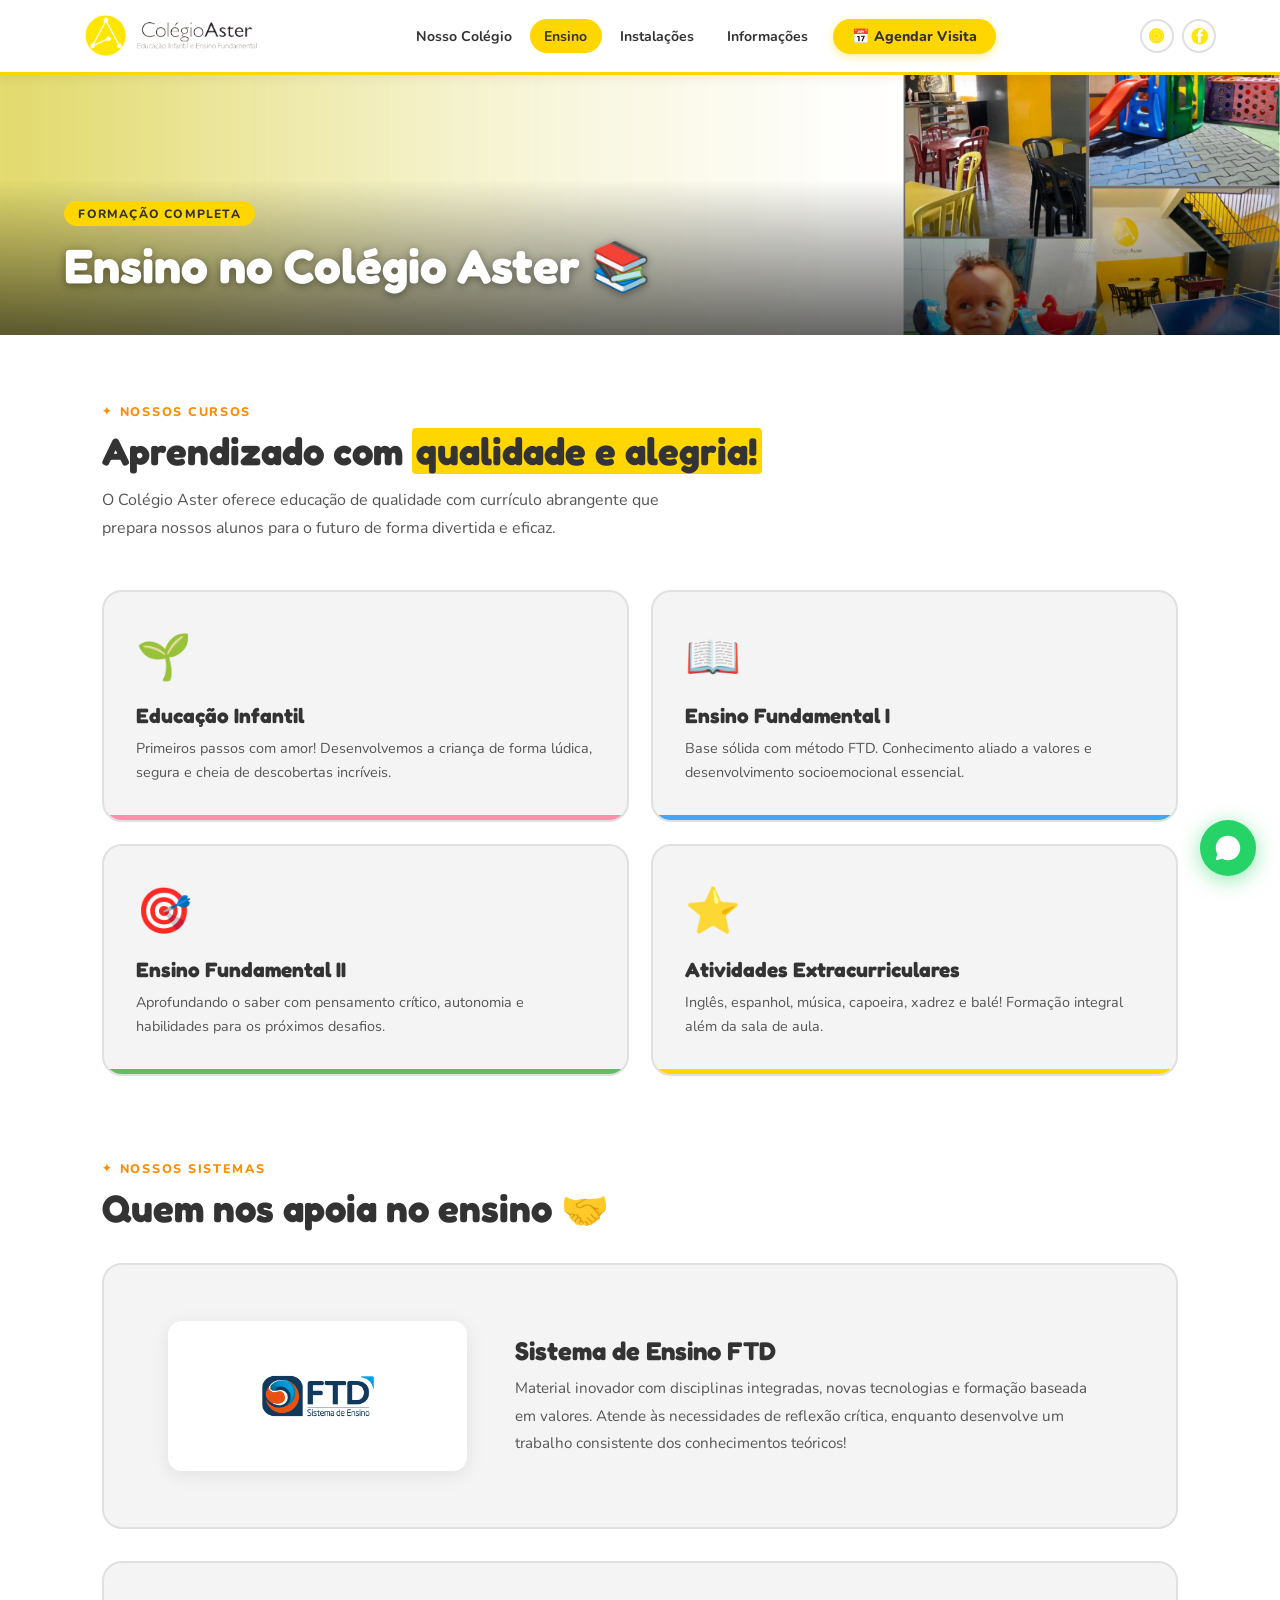
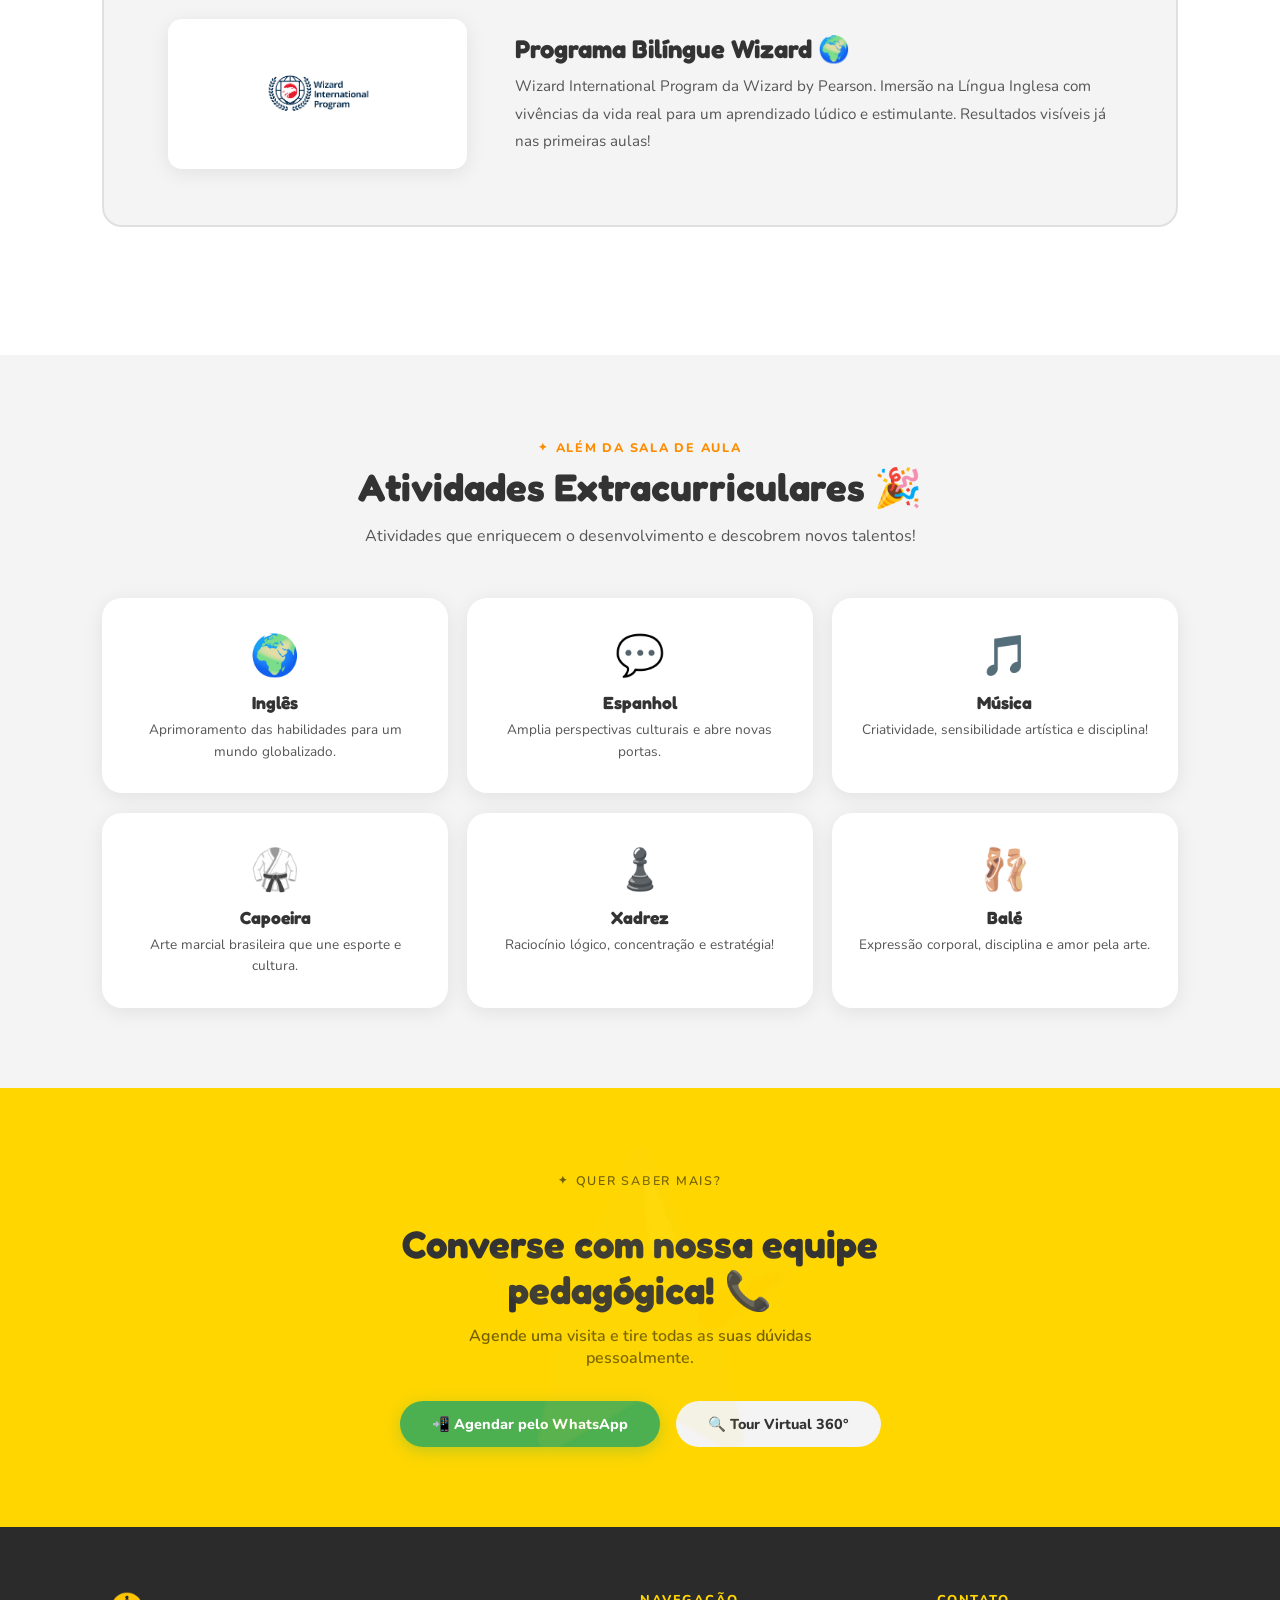
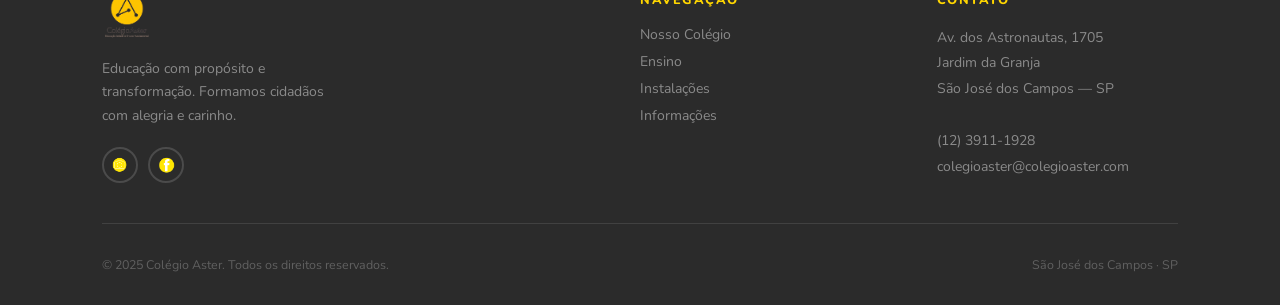
<file: ensino.html>
<!DOCTYPE html>
<html lang="pt-BR">
<head>
<meta charset="UTF-8">
<meta name="viewport" content="width=device-width, initial-scale=1.0">
<link rel="preconnect" href="https://fonts.googleapis.com">
<link href="https://fonts.googleapis.com/css2?family=Nunito:wght@400;600;700;800;900&family=Fredoka+One&display=swap" rel="stylesheet">
<title>Ensino — Colégio Aster</title>
<link rel="shortcut icon" href="icoaster.ico" type="image/x-icon">
<style>
:root{--am:#FFD600;--am2:#F0C000;--am3:#FFF8CC;--cin:#F4F4F4;--cin2:#E0E0E0;--cin3:#555;--vd:#4CAF50;--la:#FF8C00;--s1:0 4px 20px rgba(0,0,0,.08);--s2:0 8px 32px rgba(0,0,0,.12)}
*,*::before,*::after{box-sizing:border-box;margin:0;padding:0}html{scroll-behavior:smooth}body{font-family:"Nunito",sans-serif;background:#fff;color:#333;overflow-x:hidden}img{display:block;max-width:100%}a{text-decoration:none;color:inherit}ul{list-style:none}
.site-header{position:sticky;top:0;z-index:200;background:#fff;border-bottom:3px solid var(--am);box-shadow:0 2px 12px rgba(0,0,0,.07)}.site-nav{display:flex;align-items:center;justify-content:space-between;padding:0 5vw;height:72px}.nav-logo img{height:52px;width:auto}.nav-links{display:flex;align-items:center;gap:.25rem}.nav-links a{font-family:"Nunito",sans-serif;font-weight:700;font-size:.88rem;color:#333;padding:.45rem .9rem;border-radius:50px;transition:background .2s,color .2s;white-space:nowrap}.nav-links a:hover,.nav-links a.active{background:var(--am);color:#333}.nav-cta{background:var(--am)!important;color:#333!important;font-weight:800!important;padding:.5rem 1.2rem!important;border-radius:50px!important;box-shadow:0 3px 10px rgba(255,214,0,.4);margin-left:.4rem}.nav-cta:hover{background:var(--am2)!important}.nav-socials{display:flex;gap:.5rem;margin-left:.5rem}.nav-socials a{width:34px;height:34px;border:2px solid var(--cin2);border-radius:50%;display:flex;align-items:center;justify-content:center;flex-shrink:0;transition:border-color .2s}.nav-socials a img{width:20px;height:20px;object-fit:contain}.nav-socials a:hover{border-color:var(--am);background:var(--am3)}.nav-toggle{display:none;flex-direction:column;gap:5px;background:none;border:none;cursor:pointer;padding:4px}.nav-toggle span{display:block;width:24px;height:3px;background:#333;border-radius:3px}
.btn{display:inline-flex;align-items:center;gap:.5rem;font-family:"Nunito",sans-serif;font-weight:800;font-size:.9rem;text-decoration:none;padding:.8rem 2rem;border-radius:50px;border:none;cursor:pointer;transition:transform .2s,box-shadow .2s,background .2s}.btn:hover{transform:translateY(-2px)}.btn-yellow{background:var(--am);color:#333;box-shadow:0 4px 16px rgba(255,214,0,.4)}.btn-yellow:hover{background:var(--am2)}.btn-green{background:var(--vd);color:#fff;box-shadow:0 4px 16px rgba(76,175,80,.35)}.btn-green:hover{background:#43A047}.btn-gray{background:var(--cin);color:#333}.btn-white{background:#fff;color:#333;box-shadow:var(--s1)}.btn-dark{background:#333;color:#fff}
.page-hero{position:relative;overflow:hidden;width:100%;min-height:260px;display:flex;align-items:flex-end}.page-hero img.hero-bg-img{position:absolute;inset:0;width:100%;height:100%;object-fit:cover}.page-hero-overlay{position:absolute;inset:0;background:linear-gradient(to top,rgba(0,0,0,.6) 0%,transparent 60%)}.page-hero-content{position:relative;z-index:2;padding:2.5rem 5vw}.page-hero-content h1{font-family:"Fredoka One",cursive;font-size:clamp(2rem,4vw,3rem);color:#fff;text-shadow:0 2px 8px rgba(0,0,0,.4)}.page-hero-badge{display:inline-block;background:var(--am);color:#333;font-size:.75rem;font-weight:800;letter-spacing:.1em;text-transform:uppercase;padding:.3rem .9rem;border-radius:50px;margin-bottom:.6rem}
.sec-label{display:inline-flex;align-items:center;gap:.4rem;font-size:.78rem;font-weight:800;letter-spacing:.14em;text-transform:uppercase;color:var(--la);margin-bottom:.5rem}.sec-label::before{content:"✦";font-size:.7rem}.sec-title{font-family:"Fredoka One",cursive;font-size:clamp(1.8rem,3vw,2.8rem);color:#333;line-height:1.2;margin-bottom:.75rem}.sec-desc{font-size:1rem;line-height:1.75;color:#555;max-width:580px}.stripe{display:inline;background:var(--am);padding:0 4px;border-radius:4px}
.aside-cta{background:var(--am);padding:5rem 8vw;text-align:center;position:relative;overflow:hidden}.aside-cta::before{content:"⭐";font-size:18rem;position:absolute;top:50%;left:50%;transform:translate(-50%,-50%);opacity:.07;pointer-events:none}.aside-cta .sec-title{color:#333;margin:0 auto .75rem;max-width:500px}.aside-cta p{color:rgba(0,0,0,.55);margin:0 auto 2rem;max-width:400px;font-weight:600}.cta-acts{display:flex;gap:1rem;justify-content:center;flex-wrap:wrap}
.site-footer{background:#2B2B2B;padding:4rem 8vw 2rem}.footer-grid{display:grid;grid-template-columns:2fr 1fr 1fr;gap:3.5rem;padding-bottom:2.5rem;border-bottom:1px solid rgba(255,255,255,.1);margin-bottom:2rem}.footer-logo img{height:50px;width:auto;margin-bottom:1rem}.footer-tagline{font-size:.875rem;line-height:1.7;color:rgba(255,255,255,.45);max-width:240px}.fsocs{display:flex;gap:.6rem;margin-top:1.2rem}.fsocs a{width:36px;height:36px;border:2px solid rgba(255,255,255,.15);border-radius:50%;display:flex;align-items:center;justify-content:center;transition:border-color .2s}.fsocs a img{width:18px;height:18px;object-fit:contain}.fsocs a:hover{border-color:var(--am)}.fct{font-size:.8rem;font-weight:800;letter-spacing:.12em;text-transform:uppercase;color:var(--am);margin-bottom:1rem}.fnl{display:flex;flex-direction:column;gap:.5rem}.fnl a{color:rgba(255,255,255,.45);font-size:.875rem;transition:color .2s}.fnl a:hover{color:#fff}.fadd{font-size:.875rem;line-height:1.85;color:rgba(255,255,255,.45);font-style:normal}.fadd a{color:rgba(255,255,255,.45);transition:color .2s}.fadd a:hover{color:#fff}.fbot{display:flex;justify-content:space-between;align-items:center;flex-wrap:wrap;gap:.5rem}.fcpy{font-size:.78rem;color:rgba(255,255,255,.25)}
.wa-float{position:fixed;bottom:1.5rem;right:1.5rem;z-index:300;width:56px;height:56px;background:#25D366;border-radius:50%;display:flex;align-items:center;justify-content:center;box-shadow:0 4px 20px rgba(37,211,102,.5);transition:transform .25s;text-decoration:none}.wa-float:hover{transform:scale(1.1)}
@media(max-width:900px){.nav-links{display:none}.nav-socials{display:none}.nav-toggle{display:flex}.footer-grid{grid-template-columns:1fr;gap:2rem}}
.nav-links.open{display:flex;flex-direction:column;position:fixed;top:72px;left:0;right:0;background:#fff;padding:1.5rem 5vw 2rem;gap:.3rem;border-top:3px solid var(--am);box-shadow:0 8px 24px rgba(0,0,0,.1);z-index:199}.nav-links.open a{padding:.7rem 1rem;font-size:1rem}
.body-wrap{padding:4rem 8vw 6rem}
.cursos-grid{display:grid;grid-template-columns:repeat(2,1fr);gap:1.4rem;margin-top:3rem;margin-bottom:5rem}
.curso-card{background:var(--cin);border-radius:20px;padding:2.2rem 2rem;border:2px solid var(--cin2);transition:border-color .25s,transform .25s,box-shadow .25s;position:relative;overflow:hidden}
.curso-card::after{content:"";position:absolute;bottom:0;left:0;right:0;height:5px;border-radius:0 0 20px 20px}
.curso-card.c1::after{background:#FF8FAB}.curso-card.c2::after{background:#42A5F5}.curso-card.c3::after{background:#66BB6A}.curso-card.c4::after{background:var(--am)}
.curso-card:hover{border-color:var(--am);transform:translateY(-4px);box-shadow:var(--s2)}
.ci{font-size:2.8rem;margin-bottom:.9rem;display:block}.ct{font-family:"Fredoka One",cursive;font-size:1.3rem;color:#333;margin-bottom:.5rem}.cd{font-size:.9rem;line-height:1.7;color:#555}
.sis-card{background:var(--cin);border-radius:20px;display:grid;grid-template-columns:1fr 2fr;gap:3rem;align-items:center;padding:3.5rem 4rem;margin-bottom:2rem;border:2px solid var(--cin2);transition:border-color .25s}
.sis-card:hover{border-color:var(--am)}.sis-logo{display:flex;align-items:center;justify-content:center;background:#fff;border-radius:14px;padding:2rem;box-shadow:var(--s1);min-height:150px}.sis-logo img{max-width:140px;max-height:80px;object-fit:contain}
.sis-text h3{font-family:"Fredoka One",cursive;font-size:1.6rem;color:#333;margin-bottom:.6rem}.sis-text p{font-size:.95rem;line-height:1.8;color:#555}
.extra-sec{padding:5rem 8vw;background:var(--cin)}
.extra-grid{display:grid;grid-template-columns:repeat(3,1fr);gap:1.2rem;margin-top:3rem}
.ext-card{background:#fff;border-radius:20px;padding:1.8rem 1.5rem;text-align:center;box-shadow:var(--s1);border:2px solid transparent;transition:border-color .25s,transform .25s}
.ext-card:hover{border-color:var(--am);transform:translateY(-4px)}
.ee{font-size:2.5rem;margin-bottom:.6rem;display:block}.en2{font-family:"Fredoka One",cursive;font-size:1.1rem;color:#333;margin-bottom:.35rem}.ed{font-size:.85rem;line-height:1.6;color:#555}
@media(max-width:900px){.cursos-grid{grid-template-columns:1fr}.sis-card{grid-template-columns:1fr;gap:1.5rem;padding:2rem}.extra-grid{grid-template-columns:1fr 1fr}}
@media(max-width:540px){.extra-grid{grid-template-columns:1fr}}
</style>
</head>
<body>
<header class="site-header">
  <nav class="site-nav">
    <a href="index.html" class="nav-logo"><img src="imagens/logo png.png" alt="Colégio Aster"></a>
    <div class="nav-links" id="navLinks">
      <a href="nossocolegio.html">Nosso Colégio</a>
      <a href="ensino.html" class="active">Ensino</a>
      <a href="instalacoes.html">Instalações</a>
      <a href="informacoes.html">Informações</a>
      <a href="https://wa.me/5512981583327" class="nav-cta">📅 Agendar Visita</a>
    </div>
    <div class="nav-socials">
      <a href="https://www.instagram.com/colegioaster/" target="_blank"><img src="imagens/instalogo.png" alt="Instagram"></a>
      <a href="https://www.facebook.com/colegioaster/" target="_blank"><img src="imagens/facelogo.png" alt="Facebook"></a>
    </div>
    <button class="nav-toggle" id="navToggle"><span></span><span></span><span></span></button>
  </nav>
</header>
<div class="page-hero">
  <img src="imagens/atividadeextra (2).png" alt="Ensino" class="hero-bg-img">
  <div class="page-hero-overlay"></div>
  <div class="page-hero-content"><div class="page-hero-badge">Formação Completa</div><h1>Ensino no Colégio Aster 📚</h1></div>
</div>
<main>
  <div class="body-wrap">
    <p class="sec-label">Nossos cursos</p>
    <h2 class="sec-title">Aprendizado com <span class="stripe">qualidade e alegria!</span></h2>
    <p class="sec-desc">O Colégio Aster oferece educação de qualidade com currículo abrangente que prepara nossos alunos para o futuro de forma divertida e eficaz.</p>
    <div class="cursos-grid">
      <div class="curso-card c1"><span class="ci">🌱</span><h3 class="ct">Educação Infantil</h3><p class="cd">Primeiros passos com amor! Desenvolvemos a criança de forma lúdica, segura e cheia de descobertas incríveis.</p></div>
      <div class="curso-card c2"><span class="ci">📖</span><h3 class="ct">Ensino Fundamental I</h3><p class="cd">Base sólida com método FTD. Conhecimento aliado a valores e desenvolvimento socioemocional essencial.</p></div>
      <div class="curso-card c3"><span class="ci">🎯</span><h3 class="ct">Ensino Fundamental II</h3><p class="cd">Aprofundando o saber com pensamento crítico, autonomia e habilidades para os próximos desafios.</p></div>
      <div class="curso-card c4"><span class="ci">⭐</span><h3 class="ct">Atividades Extracurriculares</h3><p class="cd">Inglês, espanhol, música, capoeira, xadrez e balé! Formação integral além da sala de aula.</p></div>
    </div>
    <p class="sec-label">Nossos sistemas</p>
    <h2 class="sec-title" style="margin-bottom:2rem">Quem nos apoia no ensino 🤝</h2>
    <div class="sis-card">
      <div class="sis-logo"><img src="imagens/logoftdsistemaensino.png" alt="FTD"></div>
      <div class="sis-text"><h3>Sistema de Ensino FTD</h3><p>Material inovador com disciplinas integradas, novas tecnologias e formação baseada em valores. Atende às necessidades de reflexão crítica, enquanto desenvolve um trabalho consistente dos conhecimentos teóricos!</p></div>
    </div>
    <div class="sis-card">
      <div class="sis-logo"><img src="imagens/wizard-logo.png" alt="Wizard"></div>
      <div class="sis-text"><h3>Programa Bilíngue Wizard 🌍</h3><p>Wizard International Program da Wizard by Pearson. Imersão na Língua Inglesa com vivências da vida real para um aprendizado lúdico e estimulante. Resultados visíveis já nas primeiras aulas!</p></div>
    </div>
  </div>
  <div class="extra-sec">
    <div style="text-align:center">
      <p class="sec-label" style="justify-content:center">Além da sala de aula</p>
      <h2 class="sec-title">Atividades Extracurriculares 🎉</h2>
      <p class="sec-desc" style="margin:0 auto">Atividades que enriquecem o desenvolvimento e descobrem novos talentos!</p>
    </div>
    <div class="extra-grid">
      <div class="ext-card"><span class="ee">🌍</span><h4 class="en2">Inglês</h4><p class="ed">Aprimoramento das habilidades para um mundo globalizado.</p></div>
      <div class="ext-card"><span class="ee">💬</span><h4 class="en2">Espanhol</h4><p class="ed">Amplia perspectivas culturais e abre novas portas.</p></div>
      <div class="ext-card"><span class="ee">🎵</span><h4 class="en2">Música</h4><p class="ed">Criatividade, sensibilidade artística e disciplina!</p></div>
      <div class="ext-card"><span class="ee">🥋</span><h4 class="en2">Capoeira</h4><p class="ed">Arte marcial brasileira que une esporte e cultura.</p></div>
      <div class="ext-card"><span class="ee">♟️</span><h4 class="en2">Xadrez</h4><p class="ed">Raciocínio lógico, concentração e estratégia!</p></div>
      <div class="ext-card"><span class="ee">🩰</span><h4 class="en2">Balé</h4><p class="ed">Expressão corporal, disciplina e amor pela arte.</p></div>
    </div>
  </div>
</main>
<aside class="aside-cta">
  <p class="sec-label" style="justify-content:center">Quer saber mais?</p>
  <h2 class="sec-title">Converse com nossa equipe pedagógica! 📞</h2>
  <p>Agende uma visita e tire todas as suas dúvidas pessoalmente.</p>
  <div class="cta-acts"><a href="https://wa.me/5512981583327" class="btn btn-green">📲 Agendar pelo WhatsApp</a><a href="https://tourmkr.com/F16bIq9imF/34188138p&16.07h&76.15t" class="btn btn-gray" target="_blank">🔍 Tour Virtual 360°</a></div>
</aside>
<footer class="site-footer">
  <div class="footer-grid">
    <div>
      <div class="footer-logo"><img src="imagens/logo transparente.png" alt="Colégio Aster"></div>
      <p class="footer-tagline">Educação com propósito e transformação. Formamos cidadãos com alegria e carinho.</p>
      <div class="fsocs">
        <a href="https://www.instagram.com/colegioaster/" target="_blank"><img src="imagens/instalogo.png" alt="Instagram"></a>
        <a href="https://www.facebook.com/colegioaster/" target="_blank"><img src="imagens/facelogo.png" alt="Facebook"></a>
      </div>
    </div>
    <div><p class="fct">Navegação</p><div class="fnl"><a href="nossocolegio.html">Nosso Colégio</a><a href="ensino.html">Ensino</a><a href="instalacoes.html">Instalações</a><a href="informacoes.html">Informações</a></div></div>
    <div><p class="fct">Contato</p><address class="fadd">Av. dos Astronautas, 1705<br>Jardim da Granja<br>São José dos Campos — SP<br><br><a href="tel:1239111928">(12) 3911-1928</a><br><a href="mailto:colegioaster@colegioaster.com">colegioaster@colegioaster.com</a></address></div>
  </div>
  <div class="fbot"><p class="fcpy">© 2025 Colégio Aster. Todos os direitos reservados.</p><p class="fcpy">São José dos Campos · SP</p></div>
</footer>
<a class="wa-float" href="https://wa.me/5512981583327" target="_blank" aria-label="WhatsApp"><svg width="28" height="28" viewBox="0 0 32 32" fill="white"><path d="M16 2C8.27 2 2 8.27 2 16c0 2.44.66 4.74 1.8 6.73L2 30l7.5-1.77A13.92 13.92 0 0016 30c7.73 0 14-6.27 14-14S23.73 2 16 2zm6.29 18.87c-.34-.17-2.02-1-2.33-1.11-.31-.11-.54-.17-.76.17-.23.34-.87 1.1-1.06 1.33-.2.22-.39.25-.73.08-.34-.17-1.44-.53-2.74-1.69-1.01-.9-1.7-2.02-1.9-2.36-.2-.34-.02-.52.15-.69.15-.15.34-.39.51-.59.17-.2.22-.34.34-.57.11-.22.06-.42-.03-.59-.08-.17-.76-1.83-1.04-2.51-.27-.66-.55-.57-.76-.58h-.65c-.22 0-.57.08-.87.42-.3.34-1.14 1.11-1.14 2.72s1.17 3.15 1.33 3.37c.17.22 2.3 3.5 5.57 4.91.78.34 1.38.54 1.85.69.78.25 1.48.21 2.04.13.62-.09 1.9-.78 2.17-1.53.27-.75.27-1.4.19-1.53-.08-.14-.3-.22-.64-.39z"/></svg></a>
<script>document.getElementById("navToggle").addEventListener("click",()=>document.getElementById("navLinks").classList.toggle("open"));</script>
</body></html>
</file>
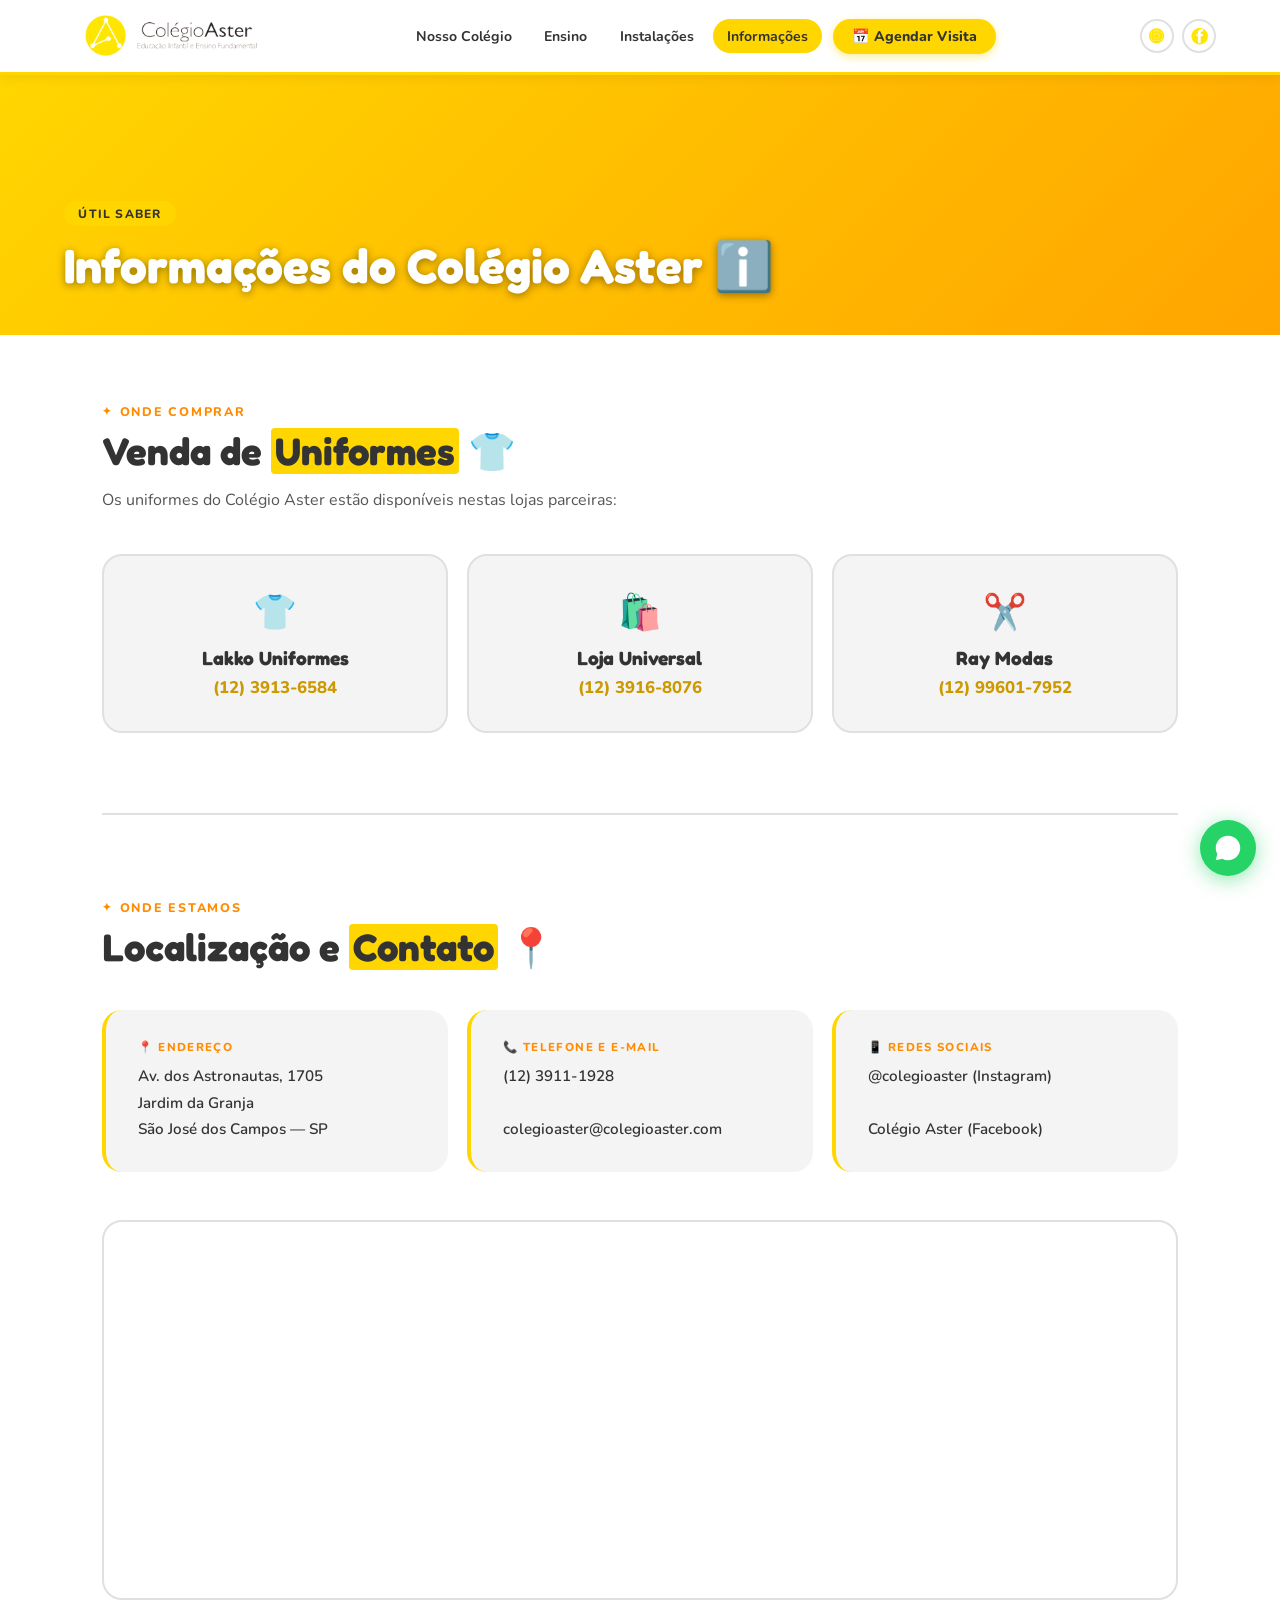
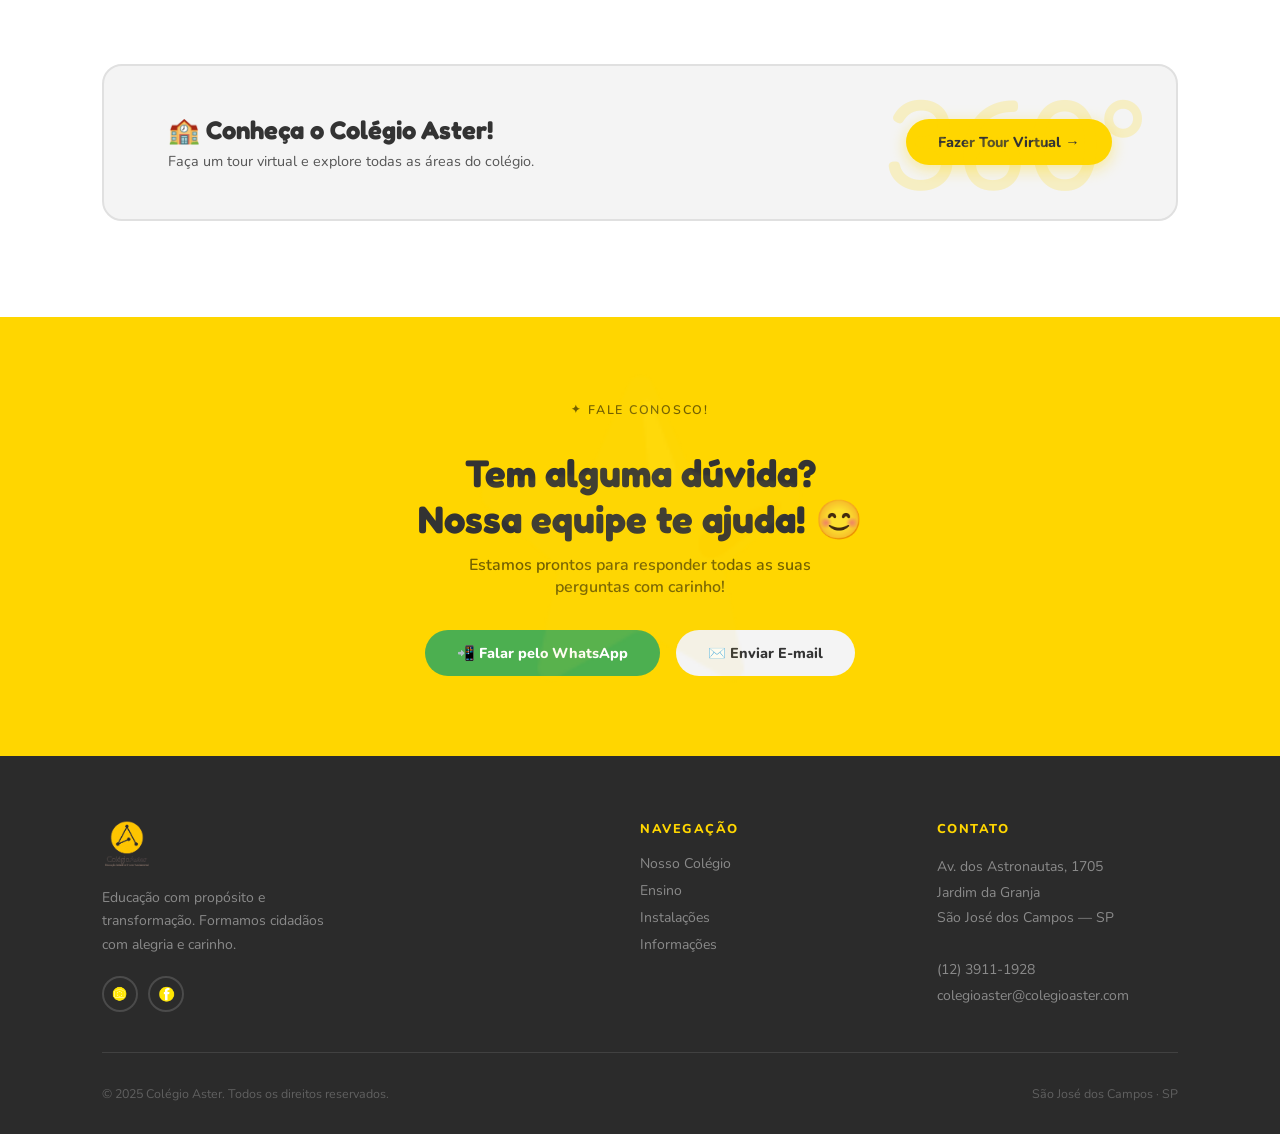
<file: informacoes.html>
<!DOCTYPE html>
<html lang="pt-BR">
<head>
<meta charset="UTF-8">
<meta name="viewport" content="width=device-width, initial-scale=1.0">
<title>Informações — Colégio Aster</title>
<link rel="shortcut icon" href="icoaster.ico" type="image/x-icon">
<link rel="preconnect" href="https://fonts.googleapis.com">
<link href="https://fonts.googleapis.com/css2?family=Nunito:wght@400;600;700;800;900&family=Fredoka+One&display=swap" rel="stylesheet">
<style>
:root{--am:#FFD600;--am2:#F0C000;--am3:#FFF8CC;--cin:#F4F4F4;--cin2:#E0E0E0;--cin3:#555;--vd:#4CAF50;--la:#FF8C00;--s1:0 4px 20px rgba(0,0,0,.08);--s2:0 8px 32px rgba(0,0,0,.12)}
*,*::before,*::after{box-sizing:border-box;margin:0;padding:0}html{scroll-behavior:smooth}body{font-family:"Nunito",sans-serif;background:#fff;color:#333;overflow-x:hidden}img{display:block;max-width:100%}a{text-decoration:none;color:inherit}ul{list-style:none}
.site-header{position:sticky;top:0;z-index:200;background:#fff;border-bottom:3px solid var(--am);box-shadow:0 2px 12px rgba(0,0,0,.07)}.site-nav{display:flex;align-items:center;justify-content:space-between;padding:0 5vw;height:72px}.nav-logo img{height:52px;width:auto}.nav-links{display:flex;align-items:center;gap:.25rem}.nav-links a{font-family:"Nunito",sans-serif;font-weight:700;font-size:.88rem;color:#333;padding:.45rem .9rem;border-radius:50px;transition:background .2s,color .2s;white-space:nowrap}.nav-links a:hover,.nav-links a.active{background:var(--am);color:#333}.nav-cta{background:var(--am)!important;color:#333!important;font-weight:800!important;padding:.5rem 1.2rem!important;border-radius:50px!important;box-shadow:0 3px 10px rgba(255,214,0,.4);margin-left:.4rem}.nav-socials{display:flex;gap:.5rem;margin-left:.5rem}.nav-socials a{width:34px;height:34px;border:2px solid var(--cin2);border-radius:50%;display:flex;align-items:center;justify-content:center;flex-shrink:0;transition:border-color .2s}.nav-socials a img{width:20px;height:20px;object-fit:contain}.nav-socials a:hover{border-color:var(--am);background:var(--am3)}.nav-toggle{display:none;flex-direction:column;gap:5px;background:none;border:none;cursor:pointer;padding:4px}.nav-toggle span{display:block;width:24px;height:3px;background:#333;border-radius:3px}
.btn{display:inline-flex;align-items:center;gap:.5rem;font-family:"Nunito",sans-serif;font-weight:800;font-size:.9rem;text-decoration:none;padding:.8rem 2rem;border-radius:50px;border:none;cursor:pointer;transition:transform .2s,background .2s}.btn:hover{transform:translateY(-2px)}.btn-yellow{background:var(--am);color:#333;box-shadow:0 4px 16px rgba(255,214,0,.4)}.btn-yellow:hover{background:var(--am2)}.btn-green{background:var(--vd);color:#fff}.btn-green:hover{background:#43A047}.btn-gray{background:var(--cin);color:#333}
.page-hero{position:relative;overflow:hidden;width:100%;min-height:260px;display:flex;align-items:flex-end}.page-hero img.hero-bg-img{position:absolute;inset:0;width:100%;height:100%;object-fit:cover}.page-hero-overlay{position:absolute;inset:0;background:linear-gradient(to top,rgba(0,0,0,.6) 0%,transparent 60%)}.page-hero-content{position:relative;z-index:2;padding:2.5rem 5vw}.page-hero-content h1{font-family:"Fredoka One",cursive;font-size:clamp(2rem,4vw,3rem);color:#fff;text-shadow:0 2px 8px rgba(0,0,0,.4)}.page-hero-badge{display:inline-block;background:var(--am);color:#333;font-size:.75rem;font-weight:800;letter-spacing:.1em;text-transform:uppercase;padding:.3rem .9rem;border-radius:50px;margin-bottom:.6rem}
.sec-label{display:inline-flex;align-items:center;gap:.4rem;font-size:.78rem;font-weight:800;letter-spacing:.14em;text-transform:uppercase;color:var(--la);margin-bottom:.5rem}.sec-label::before{content:"✦";font-size:.7rem}.sec-title{font-family:"Fredoka One",cursive;font-size:clamp(1.8rem,3vw,2.8rem);color:#333;line-height:1.2;margin-bottom:.75rem}.sec-desc{font-size:1rem;line-height:1.75;color:#555;max-width:580px}.stripe{display:inline;background:var(--am);padding:0 4px;border-radius:4px}
.aside-cta{background:var(--am);padding:5rem 8vw;text-align:center;position:relative;overflow:hidden}.aside-cta::before{content:"⭐";font-size:18rem;position:absolute;top:50%;left:50%;transform:translate(-50%,-50%);opacity:.07;pointer-events:none}.aside-cta .sec-title{color:#333;margin:0 auto .75rem;max-width:500px}.aside-cta p{color:rgba(0,0,0,.55);margin:0 auto 2rem;max-width:400px;font-weight:600}.cta-acts{display:flex;gap:1rem;justify-content:center;flex-wrap:wrap}
.site-footer{background:#2B2B2B;padding:4rem 8vw 2rem}.footer-grid{display:grid;grid-template-columns:2fr 1fr 1fr;gap:3.5rem;padding-bottom:2.5rem;border-bottom:1px solid rgba(255,255,255,.1);margin-bottom:2rem}.footer-logo img{height:50px;width:auto;margin-bottom:1rem}.footer-tagline{font-size:.875rem;line-height:1.7;color:rgba(255,255,255,.45);max-width:240px}.fsocs{display:flex;gap:.6rem;margin-top:1.2rem}.fsocs a{width:36px;height:36px;border:2px solid rgba(255,255,255,.15);border-radius:50%;display:flex;align-items:center;justify-content:center;transition:border-color .2s}.fsocs a img{width:18px;height:18px;object-fit:contain}.fsocs a:hover{border-color:var(--am)}.fct{font-size:.8rem;font-weight:800;letter-spacing:.12em;text-transform:uppercase;color:var(--am);margin-bottom:1rem}.fnl{display:flex;flex-direction:column;gap:.5rem}.fnl a{color:rgba(255,255,255,.45);font-size:.875rem;transition:color .2s}.fnl a:hover{color:#fff}.fadd{font-size:.875rem;line-height:1.85;color:rgba(255,255,255,.45);font-style:normal}.fadd a{color:rgba(255,255,255,.45)}.fadd a:hover{color:#fff}.fbot{display:flex;justify-content:space-between;align-items:center;flex-wrap:wrap;gap:.5rem}.fcpy{font-size:.78rem;color:rgba(255,255,255,.25)}
.wa-float{position:fixed;bottom:1.5rem;right:1.5rem;z-index:300;width:56px;height:56px;background:#25D366;border-radius:50%;display:flex;align-items:center;justify-content:center;box-shadow:0 4px 20px rgba(37,211,102,.5);transition:transform .25s;text-decoration:none}.wa-float:hover{transform:scale(1.1)}
/* INFO SPECIFIC */
.info-body{padding:4rem 8vw 6rem}
.unif-grid{display:grid;grid-template-columns:repeat(3,1fr);gap:1.2rem;margin-top:2.5rem}
.unif-card{background:var(--cin);border-radius:20px;padding:2rem;border:2px solid var(--cin2);transition:border-color .25s,transform .25s;text-align:center}
.unif-card:hover{border-color:var(--am);transform:translateY(-3px)}
.ui{font-size:2.2rem;margin-bottom:.6rem;display:block}
.un{font-family:"Fredoka One",cursive;font-size:1.2rem;color:#333;margin-bottom:.4rem}
.up a{color:#CC9900;font-weight:800;font-size:1.05rem}
.up a:hover{color:var(--am2)}
.cont-sec{margin-top:5rem;padding-top:5rem;border-top:2px solid var(--cin2)}
.cont-grid{display:grid;grid-template-columns:repeat(3,1fr);gap:1.2rem;margin-top:2.5rem;margin-bottom:3rem}
.cont-card{background:var(--cin);border-radius:20px;padding:1.8rem 2rem;border-left:4px solid var(--am)}
.clbl{font-size:.72rem;font-weight:800;letter-spacing:.12em;text-transform:uppercase;color:var(--la);margin-bottom:.5rem}
.cval{font-size:.95rem;line-height:1.75;color:#333;font-weight:600}
.cval a{color:#333;transition:color .2s}
.cval a:hover{color:#CC9900}
.map-frame{width:100%;height:380px;border-radius:20px;overflow:hidden;border:2px solid var(--cin2)}
.map-frame iframe{width:100%;height:100%;border:none;display:block}
.tour-banner{background:var(--cin);border-radius:20px;padding:3rem 4rem;display:flex;align-items:center;justify-content:space-between;gap:2rem;flex-wrap:wrap;margin-top:4rem;border:2px solid var(--cin2);position:relative;overflow:hidden}
.tour-banner::before{content:"360°";font-family:"Fredoka One",cursive;font-size:8rem;color:rgba(255,214,0,.2);position:absolute;right:2rem;top:50%;transform:translateY(-50%);pointer-events:none;line-height:1}
.tour-banner h2{font-family:"Fredoka One",cursive;font-size:1.6rem;color:#333;margin-bottom:.4rem}
.tour-banner p{color:#555;font-size:.9rem}
@media(max-width:900px){.nav-links{display:none}.nav-socials{display:none}.nav-toggle{display:flex}.footer-grid{grid-template-columns:1fr;gap:2rem}.unif-grid{grid-template-columns:1fr}.cont-grid{grid-template-columns:1fr}.tour-banner{flex-direction:column;text-align:center;padding:2rem}}
.nav-links.open{display:flex;flex-direction:column;position:fixed;top:72px;left:0;right:0;background:#fff;padding:1.5rem 5vw 2rem;gap:.3rem;border-top:3px solid var(--am);box-shadow:0 8px 24px rgba(0,0,0,.1);z-index:199}.nav-links.open a{padding:.7rem 1rem;font-size:1rem}
</style>
</head>
<body>
<header class="site-header">
  <nav class="site-nav">
    <a href="index.html" class="nav-logo"><img src="imagens/logo png.png" alt="Colégio Aster"></a>
    <div class="nav-links" id="navLinks">
      <a href="nossocolegio.html">Nosso Colégio</a>
      <a href="ensino.html">Ensino</a>
      <a href="instalacoes.html">Instalações</a>
      <a href="informacoes.html" class="active">Informações</a>
      <a href="https://wa.me/5512981583327" class="nav-cta">📅 Agendar Visita</a>
    </div>
    <div class="nav-socials">
      <a href="https://www.instagram.com/colegioaster/" target="_blank"><img src="imagens/instalogo.png" alt="Instagram"></a>
      <a href="https://www.facebook.com/colegioaster/" target="_blank"><img src="imagens/facelogo.png" alt="Facebook"></a>
    </div>
    <button class="nav-toggle" id="navToggle"><span></span><span></span><span></span></button>
  </nav>
</header>

<div class="page-hero" style="background:linear-gradient(135deg,#FFD600 0%,#FFA500 100%);min-height:260px">
  <div class="page-hero-content">
    <div class="page-hero-badge">Útil saber</div>
    <h1>Informações do Colégio Aster ℹ️</h1>
  </div>
</div>

<main>
  <div class="info-body">
    <p class="sec-label">Onde comprar</p>
    <h2 class="sec-title">Venda de <span class="stripe">Uniformes</span> 👕</h2>
    <p class="sec-desc">Os uniformes do Colégio Aster estão disponíveis nestas lojas parceiras:</p>
    <div class="unif-grid">
      <div class="unif-card"><span class="ui">👕</span><h3 class="un">Lakko Uniformes</h3><p class="up"><a href="tel:1239136584">(12) 3913-6584</a></p></div>
      <div class="unif-card"><span class="ui">🛍️</span><h3 class="un">Loja Universal</h3><p class="up"><a href="tel:1239168076">(12) 3916-8076</a></p></div>
      <div class="unif-card"><span class="ui">✂️</span><h3 class="un">Ray Modas</h3><p class="up"><a href="tel:12996017952">(12) 99601-7952</a></p></div>
    </div>

    <div class="cont-sec">
      <p class="sec-label">Onde estamos</p>
      <h2 class="sec-title">Localização e <span class="stripe">Contato</span> 📍</h2>
      <div class="cont-grid">
        <div class="cont-card"><p class="clbl">📍 Endereço</p><p class="cval">Av. dos Astronautas, 1705<br>Jardim da Granja<br>São José dos Campos — SP</p></div>
        <div class="cont-card"><p class="clbl">📞 Telefone e E-mail</p><p class="cval"><a href="tel:1239111928">(12) 3911-1928</a><br><br><a href="mailto:colegioaster@colegioaster.com">colegioaster@colegioaster.com</a></p></div>
        <div class="cont-card"><p class="clbl">📱 Redes Sociais</p><p class="cval"><a href="https://www.instagram.com/colegioaster/" target="_blank">@colegioaster</a> (Instagram)<br><br><a href="https://www.facebook.com/colegioaster/" target="_blank">Colégio Aster</a> (Facebook)</p></div>
      </div>
      <div class="map-frame">
        <iframe src="https://www.google.com/maps/embed?pb=!1m18!1m12!1m3!1d3667.0!2d-45.883!3d-23.206!2m3!1f0!2f0!3f0!3m2!1i1024!2i768!4f13.1!3m3!1m2!1s0x0%3A0x0!2sAv.+dos+Astronautas%2C+1705%2C+S%C3%A3o+Jos%C3%A9+dos+Campos!5e0!3m2!1spt-BR!2sbr" allowfullscreen loading="lazy" title="Colégio Aster"></iframe>
      </div>
    </div>

    <div class="tour-banner">
      <div><h2>🏫 Conheça o Colégio Aster!</h2><p>Faça um tour virtual e explore todas as áreas do colégio.</p></div>
      <a href="https://tourmkr.com/F16bIq9imF/34188138p&16.07h&76.15t" class="btn btn-yellow" target="_blank">Fazer Tour Virtual →</a>
    </div>
  </div>
</main>

<aside class="aside-cta">
  <p class="sec-label" style="justify-content:center">Fale conosco!</p>
  <h2 class="sec-title">Tem alguma dúvida?<br>Nossa equipe te ajuda! 😊</h2>
  <p>Estamos prontos para responder todas as suas perguntas com carinho!</p>
  <div class="cta-acts">
    <a href="https://wa.me/5512981583327" class="btn btn-green">📲 Falar pelo WhatsApp</a>
    <a href="mailto:colegioaster@colegioaster.com" class="btn btn-gray">✉️ Enviar E-mail</a>
  </div>
</aside>

<footer class="site-footer">
  <div class="footer-grid">
    <div><div class="footer-logo"><img src="imagens/logo transparente.png" alt="Colégio Aster"></div><p class="footer-tagline">Educação com propósito e transformação. Formamos cidadãos com alegria e carinho.</p><div class="fsocs"><a href="https://www.instagram.com/colegioaster/" target="_blank"><img src="imagens/instalogo.png" alt="Instagram"></a><a href="https://www.facebook.com/colegioaster/" target="_blank"><img src="imagens/facelogo.png" alt="Facebook"></a></div></div>
    <div><p class="fct">Navegação</p><div class="fnl"><a href="nossocolegio.html">Nosso Colégio</a><a href="ensino.html">Ensino</a><a href="instalacoes.html">Instalações</a><a href="informacoes.html">Informações</a></div></div>
    <div><p class="fct">Contato</p><address class="fadd">Av. dos Astronautas, 1705<br>Jardim da Granja<br>São José dos Campos — SP<br><br><a href="tel:1239111928">(12) 3911-1928</a><br><a href="mailto:colegioaster@colegioaster.com">colegioaster@colegioaster.com</a></address></div>
  </div>
  <div class="fbot"><p class="fcpy">© 2025 Colégio Aster. Todos os direitos reservados.</p><p class="fcpy">São José dos Campos · SP</p></div>
</footer>
<a class="wa-float" href="https://wa.me/5512981583327" target="_blank" aria-label="WhatsApp"><svg width="28" height="28" viewBox="0 0 32 32" fill="white"><path d="M16 2C8.27 2 2 8.27 2 16c0 2.44.66 4.74 1.8 6.73L2 30l7.5-1.77A13.92 13.92 0 0016 30c7.73 0 14-6.27 14-14S23.73 2 16 2zm6.29 18.87c-.34-.17-2.02-1-2.33-1.11-.31-.11-.54-.17-.76.17-.23.34-.87 1.1-1.06 1.33-.2.22-.39.25-.73.08-.34-.17-1.44-.53-2.74-1.69-1.01-.9-1.7-2.02-1.9-2.36-.2-.34-.02-.52.15-.69.15-.15.34-.39.51-.59.17-.2.22-.34.34-.57.11-.22.06-.42-.03-.59-.08-.17-.76-1.83-1.04-2.51-.27-.66-.55-.57-.76-.58h-.65c-.22 0-.57.08-.87.42-.3.34-1.14 1.11-1.14 2.72s1.17 3.15 1.33 3.37c.17.22 2.3 3.5 5.57 4.91.78.34 1.38.54 1.85.69.78.25 1.48.21 2.04.13.62-.09 1.9-.78 2.17-1.53.27-.75.27-1.4.19-1.53-.08-.14-.3-.22-.64-.39z"/></svg></a>
<script>document.getElementById("navToggle").addEventListener("click",function(){document.getElementById("navLinks").classList.toggle("open")});</script>
</body>
</html>
</file>
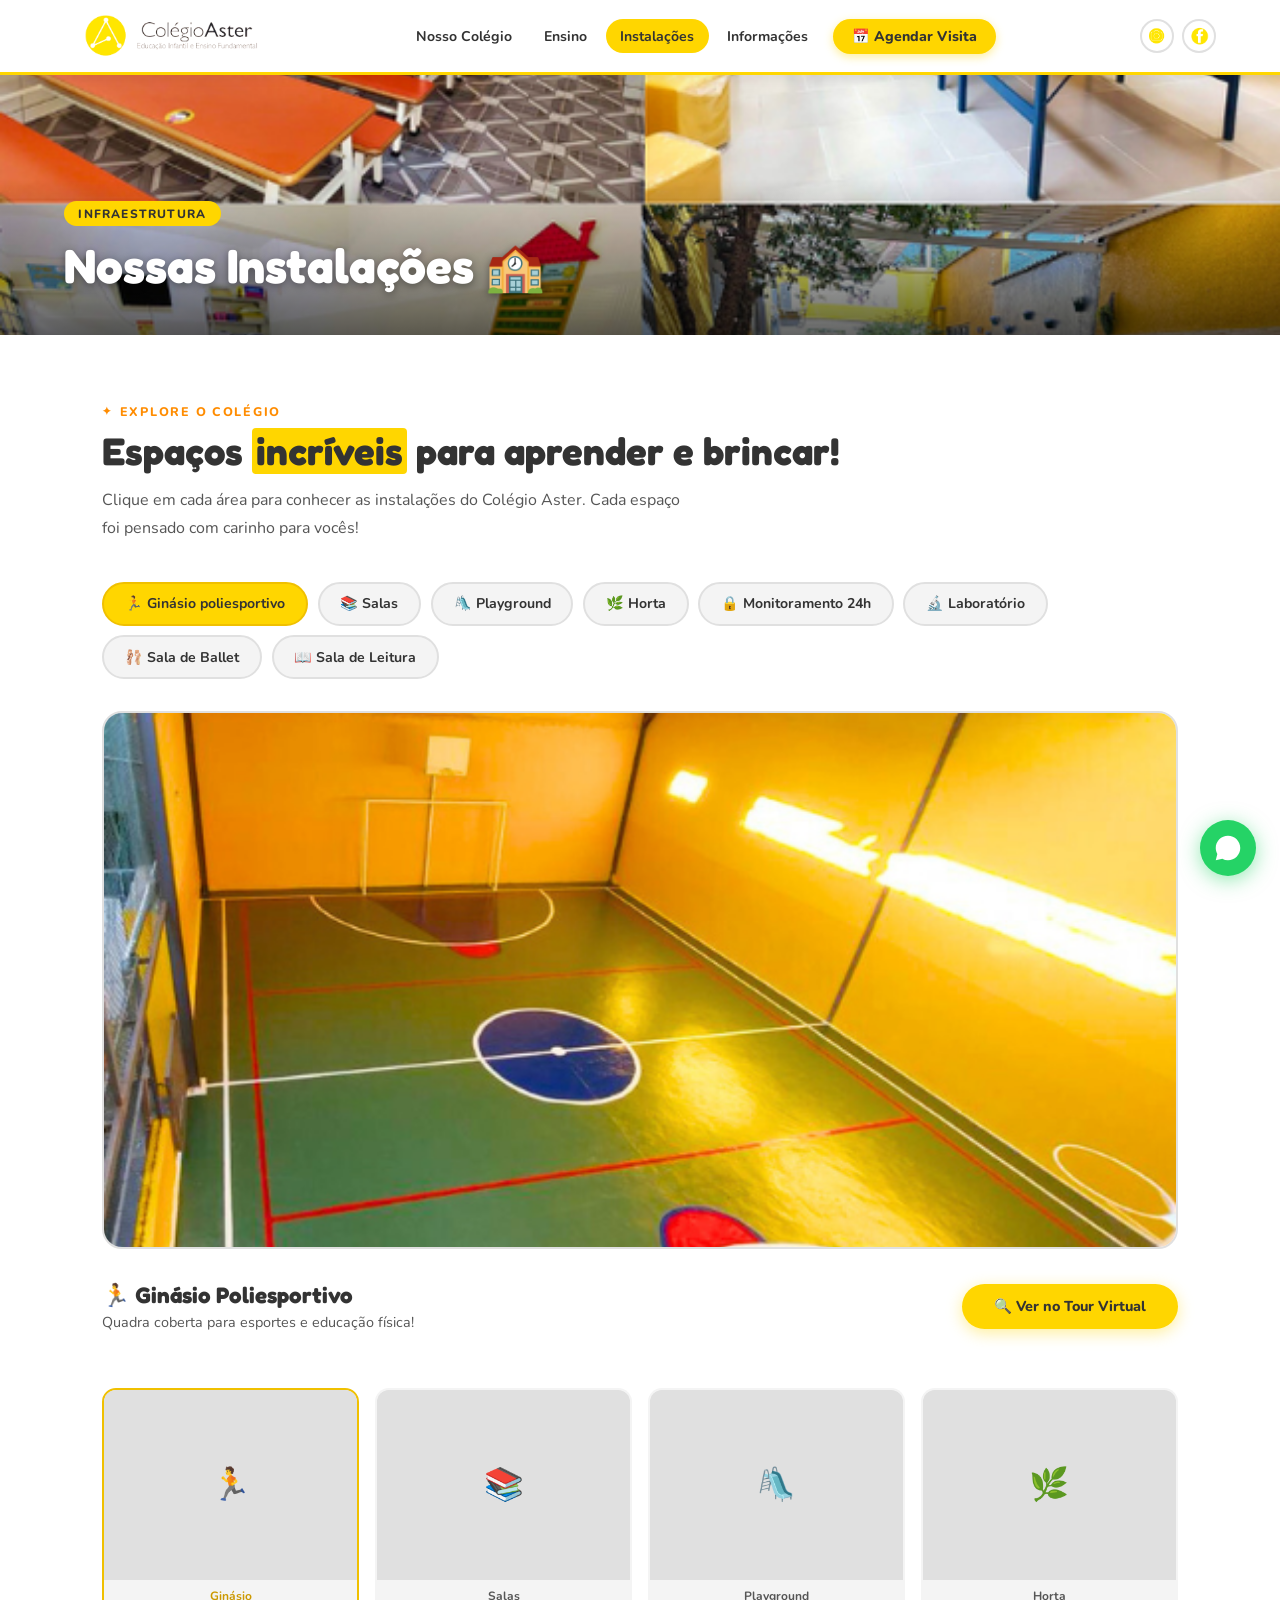
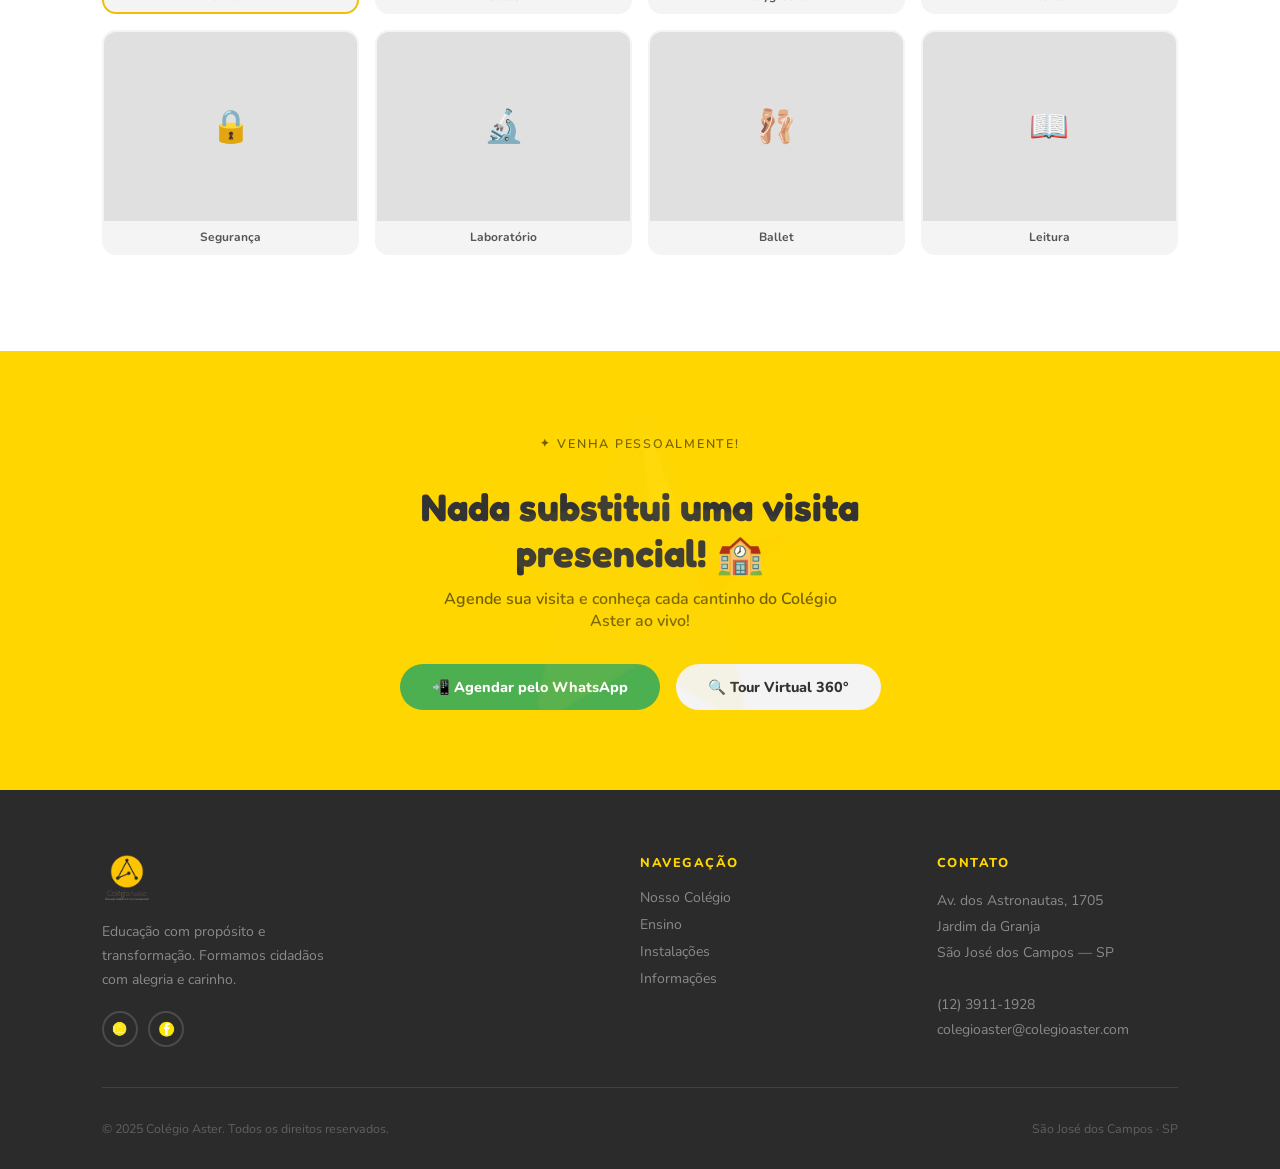
<file: instalacoes.html>
<!DOCTYPE html>
<html lang="pt-BR">
<head>
<meta charset="UTF-8">
<meta name="viewport" content="width=device-width, initial-scale=1.0">
<title>Instalações — Colégio Aster</title>
<link rel="shortcut icon" href="icoaster.ico" type="image/x-icon">
<link rel="preconnect" href="https://fonts.googleapis.com">
<link href="https://fonts.googleapis.com/css2?family=Nunito:wght@400;600;700;800;900&family=Fredoka+One&display=swap" rel="stylesheet">
<style>
:root{--am:#FFD600;--am2:#F0C000;--am3:#FFF8CC;--cin:#F4F4F4;--cin2:#E0E0E0;--cin3:#555;--vd:#4CAF50;--la:#FF8C00;--s1:0 4px 20px rgba(0,0,0,.08);--s2:0 8px 32px rgba(0,0,0,.12)}
*,*::before,*::after{box-sizing:border-box;margin:0;padding:0}html{scroll-behavior:smooth}body{font-family:"Nunito",sans-serif;background:#fff;color:#333;overflow-x:hidden}img{display:block;max-width:100%}a{text-decoration:none;color:inherit}ul{list-style:none}
.site-header{position:sticky;top:0;z-index:200;background:#fff;border-bottom:3px solid var(--am);box-shadow:0 2px 12px rgba(0,0,0,.07)}.site-nav{display:flex;align-items:center;justify-content:space-between;padding:0 5vw;height:72px}.nav-logo img{height:52px;width:auto}.nav-links{display:flex;align-items:center;gap:.25rem}.nav-links a{font-family:"Nunito",sans-serif;font-weight:700;font-size:.88rem;color:#333;padding:.45rem .9rem;border-radius:50px;transition:background .2s,color .2s;white-space:nowrap}.nav-links a:hover,.nav-links a.active{background:var(--am);color:#333}.nav-cta{background:var(--am)!important;color:#333!important;font-weight:800!important;padding:.5rem 1.2rem!important;border-radius:50px!important;box-shadow:0 3px 10px rgba(255,214,0,.4);margin-left:.4rem}.nav-socials{display:flex;gap:.5rem;margin-left:.5rem}.nav-socials a{width:34px;height:34px;border:2px solid var(--cin2);border-radius:50%;display:flex;align-items:center;justify-content:center;flex-shrink:0;transition:border-color .2s}.nav-socials a img{width:20px;height:20px;object-fit:contain}.nav-socials a:hover{border-color:var(--am);background:var(--am3)}.nav-toggle{display:none;flex-direction:column;gap:5px;background:none;border:none;cursor:pointer;padding:4px}.nav-toggle span{display:block;width:24px;height:3px;background:#333;border-radius:3px}
.btn{display:inline-flex;align-items:center;gap:.5rem;font-family:"Nunito",sans-serif;font-weight:800;font-size:.9rem;text-decoration:none;padding:.8rem 2rem;border-radius:50px;border:none;cursor:pointer;transition:transform .2s,box-shadow .2s,background .2s}.btn:hover{transform:translateY(-2px)}.btn-yellow{background:var(--am);color:#333;box-shadow:0 4px 16px rgba(255,214,0,.4)}.btn-yellow:hover{background:var(--am2)}.btn-green{background:var(--vd);color:#fff}.btn-green:hover{background:#43A047}.btn-gray{background:var(--cin);color:#333}
.page-hero{position:relative;overflow:hidden;width:100%;min-height:260px;display:flex;align-items:flex-end}.page-hero img.hero-bg-img{position:absolute;inset:0;width:100%;height:100%;object-fit:cover}.page-hero-overlay{position:absolute;inset:0;background:linear-gradient(to top,rgba(0,0,0,.6) 0%,transparent 60%)}.page-hero-content{position:relative;z-index:2;padding:2.5rem 5vw}.page-hero-content h1{font-family:"Fredoka One",cursive;font-size:clamp(2rem,4vw,3rem);color:#fff;text-shadow:0 2px 8px rgba(0,0,0,.4)}.page-hero-badge{display:inline-block;background:var(--am);color:#333;font-size:.75rem;font-weight:800;letter-spacing:.1em;text-transform:uppercase;padding:.3rem .9rem;border-radius:50px;margin-bottom:.6rem}
.sec-label{display:inline-flex;align-items:center;gap:.4rem;font-size:.78rem;font-weight:800;letter-spacing:.14em;text-transform:uppercase;color:var(--la);margin-bottom:.5rem}.sec-label::before{content:"✦";font-size:.7rem}.sec-title{font-family:"Fredoka One",cursive;font-size:clamp(1.8rem,3vw,2.8rem);color:#333;line-height:1.2;margin-bottom:.75rem}.sec-desc{font-size:1rem;line-height:1.75;color:#555;max-width:580px}.stripe{display:inline;background:var(--am);padding:0 4px;border-radius:4px}
.aside-cta{background:var(--am);padding:5rem 8vw;text-align:center;position:relative;overflow:hidden}.aside-cta::before{content:"⭐";font-size:18rem;position:absolute;top:50%;left:50%;transform:translate(-50%,-50%);opacity:.07;pointer-events:none}.aside-cta .sec-title{color:#333;margin:0 auto .75rem;max-width:500px}.aside-cta p{color:rgba(0,0,0,.55);margin:0 auto 2rem;max-width:400px;font-weight:600}.cta-acts{display:flex;gap:1rem;justify-content:center;flex-wrap:wrap}
.site-footer{background:#2B2B2B;padding:4rem 8vw 2rem}.footer-grid{display:grid;grid-template-columns:2fr 1fr 1fr;gap:3.5rem;padding-bottom:2.5rem;border-bottom:1px solid rgba(255,255,255,.1);margin-bottom:2rem}.footer-logo img{height:50px;width:auto;margin-bottom:1rem}.footer-tagline{font-size:.875rem;line-height:1.7;color:rgba(255,255,255,.45);max-width:240px}.fsocs{display:flex;gap:.6rem;margin-top:1.2rem}.fsocs a{width:36px;height:36px;border:2px solid rgba(255,255,255,.15);border-radius:50%;display:flex;align-items:center;justify-content:center;transition:border-color .2s}.fsocs a img{width:18px;height:18px;object-fit:contain}.fsocs a:hover{border-color:var(--am)}.fct{font-size:.8rem;font-weight:800;letter-spacing:.12em;text-transform:uppercase;color:var(--am);margin-bottom:1rem}.fnl{display:flex;flex-direction:column;gap:.5rem}.fnl a{color:rgba(255,255,255,.45);font-size:.875rem;transition:color .2s}.fnl a:hover{color:#fff}.fadd{font-size:.875rem;line-height:1.85;color:rgba(255,255,255,.45);font-style:normal}.fadd a{color:rgba(255,255,255,.45)}.fadd a:hover{color:#fff}.fbot{display:flex;justify-content:space-between;align-items:center;flex-wrap:wrap;gap:.5rem}.fcpy{font-size:.78rem;color:rgba(255,255,255,.25)}
.wa-float{position:fixed;bottom:1.5rem;right:1.5rem;z-index:300;width:56px;height:56px;background:#25D366;border-radius:50%;display:flex;align-items:center;justify-content:center;box-shadow:0 4px 20px rgba(37,211,102,.5);transition:transform .25s;text-decoration:none}.wa-float:hover{transform:scale(1.1)}
/* INSTALAÇÕES SPECIFIC */
.inst-body{padding:4rem 8vw 6rem}
.botoes{display:flex;flex-wrap:wrap;gap:.6rem;margin-bottom:2rem}
.botao{background:var(--cin);color:#333;border:2px solid var(--cin2);border-radius:50px;padding:.65rem 1.3rem;font-family:"Nunito",sans-serif;font-size:.88rem;font-weight:700;cursor:pointer;transition:background .2s,border-color .2s,transform .15s;display:flex;align-items:center;gap:.4rem}
.botao:hover{background:var(--am);border-color:var(--am);transform:translateY(-2px)}
.botao.active{background:var(--am);border-color:var(--am2);color:#333}
.stage-wrap{background:var(--cin);border-radius:20px;overflow:hidden;position:relative;aspect-ratio:16/8;border:2px solid var(--cin2);margin-bottom:1rem}
#imageid{width:100%;height:100%;object-fit:cover;transition:opacity .35s ease;display:block}
.stage-caption{display:flex;align-items:center;justify-content:space-between;flex-wrap:wrap;gap:1rem;padding:1rem 0 2rem}
.stage-caption h3{font-family:"Fredoka One",cursive;font-size:1.4rem;color:#333;display:flex;align-items:center;gap:.5rem}
.stage-caption p{font-size:.9rem;color:#555;margin-top:.2rem}
.thumbs-grid{display:grid;grid-template-columns:repeat(4,1fr);gap:1rem;margin-top:1.5rem}
.thumb-item{background:var(--cin);border-radius:14px;overflow:hidden;border:2px solid transparent;cursor:pointer;transition:border-color .2s,transform .2s;text-align:center}
.thumb-item:hover{border-color:var(--am);transform:translateY(-2px)}
.thumb-item.active{border-color:var(--am2)}
.tfb{width:100%;aspect-ratio:4/3;display:flex;align-items:center;justify-content:center;font-size:2rem;background:var(--cin2)}
.tlbl{padding:.5rem;font-size:.75rem;font-weight:700;color:#555}
.thumb-item.active .tlbl{color:#CC9900}
@media(max-width:900px){.nav-links{display:none}.nav-socials{display:none}.nav-toggle{display:flex}.footer-grid{grid-template-columns:1fr;gap:2rem}.thumbs-grid{grid-template-columns:repeat(2,1fr)}}
.nav-links.open{display:flex;flex-direction:column;position:fixed;top:72px;left:0;right:0;background:#fff;padding:1.5rem 5vw 2rem;gap:.3rem;border-top:3px solid var(--am);box-shadow:0 8px 24px rgba(0,0,0,.1);z-index:199}.nav-links.open a{padding:.7rem 1rem;font-size:1rem}
</style>
</head>
<body>
<header class="site-header">
  <nav class="site-nav">
    <a href="index.html" class="nav-logo"><img src="imagens/logo png.png" alt="Colégio Aster"></a>
    <div class="nav-links" id="navLinks">
      <a href="nossocolegio.html">Nosso Colégio</a>
      <a href="ensino.html">Ensino</a>
      <a href="instalacoes.html" class="active">Instalações</a>
      <a href="informacoes.html">Informações</a>
      <a href="https://wa.me/5512981583327" class="nav-cta">📅 Agendar Visita</a>
    </div>
    <div class="nav-socials">
      <a href="https://www.instagram.com/colegioaster/" target="_blank"><img src="imagens/instalogo.png" alt="Instagram"></a>
      <a href="https://www.facebook.com/colegioaster/" target="_blank"><img src="imagens/facelogo.png" alt="Facebook"></a>
    </div>
    <button class="nav-toggle" id="navToggle"><span></span><span></span><span></span></button>
  </nav>
</header>

<div class="page-hero">
  <img src="imagens/capainstala.png" alt="Instalações" class="hero-bg-img">
  <div class="page-hero-overlay"></div>
  <div class="page-hero-content"><div class="page-hero-badge">Infraestrutura</div><h1>Nossas Instalações 🏫</h1></div>
</div>

<main>
  <div class="inst-body">
    <div style="margin-bottom:2.5rem">
      <p class="sec-label">Explore o colégio</p>
      <h2 class="sec-title">Espaços <span class="stripe">incríveis</span> para aprender e brincar!</h2>
      <p class="sec-desc">Clique em cada área para conhecer as instalações do Colégio Aster. Cada espaço foi pensado com carinho para vocês!</p>
    </div>

    <div class="botoes" id="allBtns">
      <button class="botao active" onclick="sw(this,0,'imagens/ginasio.png','🏃','Ginásio Poliesportivo','Quadra coberta para esportes e educação física!')">🏃 Ginásio poliesportivo</button>
      <button class="botao" onclick="sw(this,1,'imagens/salas.png','📚','Salas de Aula','Climatizadas e equipadas com projetores multimídia!')">📚 Salas</button>
      <button class="botao" onclick="sw(this,2,'imagens/playground.png','🛝','Playground','Área de recreação segura e cheia de diversão!')">🛝 Playground</button>
      <button class="botao" onclick="sw(this,3,'imagens/horta.png','🌿','Horta Escolar','Aprendendo sobre natureza e alimentação saudável!')">🌿 Horta</button>
      <button class="botao" onclick="sw(this,4,'imagens/monitoramento.png','🔒','Monitoramento 24h','Câmeras e segurança para tranquilidade de todos!')">🔒 Monitoramento 24h</button>
      <button class="botao" onclick="sw(this,5,'imagens/laboratorio.png','🔬','Laboratório','Ciência na prática! Experiências que encantam.')">🔬 Laboratório</button>
      <button class="botao" onclick="sw(this,6,'imagens/ballet.png','🩰','Sala de Ballet','Espaço dedicado para ballet e expressão corporal!')">🩰 Sala de Ballet</button>
      <button class="botao" onclick="sw(this,7,'imagens/integral.png','📖','Sala de Leitura','Acervo amplo para pesquisa e amor pelos livros!')">📖 Sala de Leitura</button>
    </div>

    <div class="stage-wrap">
      <img src="imagens/ginasio.png" id="imageid" alt="Instalação">
    </div>

    <div class="stage-caption">
      <div>
        <h3 id="capTit">🏃 Ginásio Poliesportivo</h3>
        <p id="capDesc">Quadra coberta para esportes e educação física!</p>
      </div>
      <a href="https://tourmkr.com/F16bIq9imF/34188138p&16.07h&76.15t" class="btn btn-yellow" target="_blank">🔍 Ver no Tour Virtual</a>
    </div>

    <div class="thumbs-grid" id="thumbGrid">
      <div class="thumb-item active" onclick="sw(document.querySelectorAll('.botao')[0],0,'imagens/ginasio.png','🏃','Ginásio Poliesportivo','Quadra coberta para esportes e educação física!')"><div class="tfb">🏃</div><div class="tlbl">Ginásio</div></div>
      <div class="thumb-item" onclick="sw(document.querySelectorAll('.botao')[1],1,'imagens/salas.png','📚','Salas de Aula','Climatizadas e equipadas com projetores!')"><div class="tfb">📚</div><div class="tlbl">Salas</div></div>
      <div class="thumb-item" onclick="sw(document.querySelectorAll('.botao')[2],2,'imagens/playground.png','🛝','Playground','Área de recreação segura e divertida!')"><div class="tfb">🛝</div><div class="tlbl">Playground</div></div>
      <div class="thumb-item" onclick="sw(document.querySelectorAll('.botao')[3],3,'imagens/horta.png','🌿','Horta Escolar','Natureza e alimentação saudável!')"><div class="tfb">🌿</div><div class="tlbl">Horta</div></div>
      <div class="thumb-item" onclick="sw(document.querySelectorAll('.botao')[4],4,'imagens/monitoramento.png','🔒','Monitoramento 24h','Segurança para todos!')"><div class="tfb">🔒</div><div class="tlbl">Segurança</div></div>
      <div class="thumb-item" onclick="sw(document.querySelectorAll('.botao')[5],5,'imagens/laboratorio.png','🔬','Laboratório','Ciência na prática!')"><div class="tfb">🔬</div><div class="tlbl">Laboratório</div></div>
      <div class="thumb-item" onclick="sw(document.querySelectorAll('.botao')[6],6,'imagens/ballet.png','🩰','Sala de Ballet','Ballet e expressão corporal!')"><div class="tfb">🩰</div><div class="tlbl">Ballet</div></div>
      <div class="thumb-item" onclick="sw(document.querySelectorAll('.botao')[7],7,'imagens/integral.png','📖','Sala de Leitura','Amor pelos livros!')"><div class="tfb">📖</div><div class="tlbl">Leitura</div></div>
    </div>
  </div>
</main>

<aside class="aside-cta">
  <p class="sec-label" style="justify-content:center">Venha pessoalmente!</p>
  <h2 class="sec-title">Nada substitui uma visita presencial! 🏫</h2>
  <p>Agende sua visita e conheça cada cantinho do Colégio Aster ao vivo!</p>
  <div class="cta-acts">
    <a href="https://wa.me/5512981583327" class="btn btn-green">📲 Agendar pelo WhatsApp</a>
    <a href="https://tourmkr.com/F16bIq9imF/34188138p&16.07h&76.15t" class="btn btn-gray" target="_blank">🔍 Tour Virtual 360°</a>
  </div>
</aside>

<footer class="site-footer">
  <div class="footer-grid">
    <div><div class="footer-logo"><img src="imagens/logo transparente.png" alt="Colégio Aster"></div><p class="footer-tagline">Educação com propósito e transformação. Formamos cidadãos com alegria e carinho.</p><div class="fsocs"><a href="https://www.instagram.com/colegioaster/" target="_blank"><img src="imagens/instalogo.png" alt="Instagram"></a><a href="https://www.facebook.com/colegioaster/" target="_blank"><img src="imagens/facelogo.png" alt="Facebook"></a></div></div>
    <div><p class="fct">Navegação</p><div class="fnl"><a href="nossocolegio.html">Nosso Colégio</a><a href="ensino.html">Ensino</a><a href="instalacoes.html">Instalações</a><a href="informacoes.html">Informações</a></div></div>
    <div><p class="fct">Contato</p><address class="fadd">Av. dos Astronautas, 1705<br>Jardim da Granja<br>São José dos Campos — SP<br><br><a href="tel:1239111928">(12) 3911-1928</a><br><a href="mailto:colegioaster@colegioaster.com">colegioaster@colegioaster.com</a></address></div>
  </div>
  <div class="fbot"><p class="fcpy">© 2025 Colégio Aster. Todos os direitos reservados.</p><p class="fcpy">São José dos Campos · SP</p></div>
</footer>
<a class="wa-float" href="https://wa.me/5512981583327" target="_blank" aria-label="WhatsApp"><svg width="28" height="28" viewBox="0 0 32 32" fill="white"><path d="M16 2C8.27 2 2 8.27 2 16c0 2.44.66 4.74 1.8 6.73L2 30l7.5-1.77A13.92 13.92 0 0016 30c7.73 0 14-6.27 14-14S23.73 2 16 2zm6.29 18.87c-.34-.17-2.02-1-2.33-1.11-.31-.11-.54-.17-.76.17-.23.34-.87 1.1-1.06 1.33-.2.22-.39.25-.73.08-.34-.17-1.44-.53-2.74-1.69-1.01-.9-1.7-2.02-1.9-2.36-.2-.34-.02-.52.15-.69.15-.15.34-.39.51-.59.17-.2.22-.34.34-.57.11-.22.06-.42-.03-.59-.08-.17-.76-1.83-1.04-2.51-.27-.66-.55-.57-.76-.58h-.65c-.22 0-.57.08-.87.42-.3.34-1.14 1.11-1.14 2.72s1.17 3.15 1.33 3.37c.17.22 2.3 3.5 5.57 4.91.78.34 1.38.54 1.85.69.78.25 1.48.21 2.04.13.62-.09 1.9-.78 2.17-1.53.27-.75.27-1.4.19-1.53-.08-.14-.3-.22-.64-.39z"/></svg></a>

<script>
var img = document.getElementById('imageid');
var btns = document.querySelectorAll('.botao');
var thumbs = document.querySelectorAll('.thumb-item');

function sw(btn, idx, src, icon, name, desc) {
  btns.forEach(b => b.classList.remove('active'));
  thumbs.forEach(t => t.classList.remove('active'));
  btn.classList.add('active');
  thumbs[idx].classList.add('active');
  img.style.opacity = '0';
  setTimeout(function() { img.src = src; img.style.opacity = '1'; }, 200);
  document.getElementById('capTit').textContent = icon + ' ' + name;
  document.getElementById('capDesc').textContent = desc;
}
document.getElementById('navToggle').addEventListener('click', function() {
  document.getElementById('navLinks').classList.toggle('open');
});
</script>
</body>
</html>
</file>
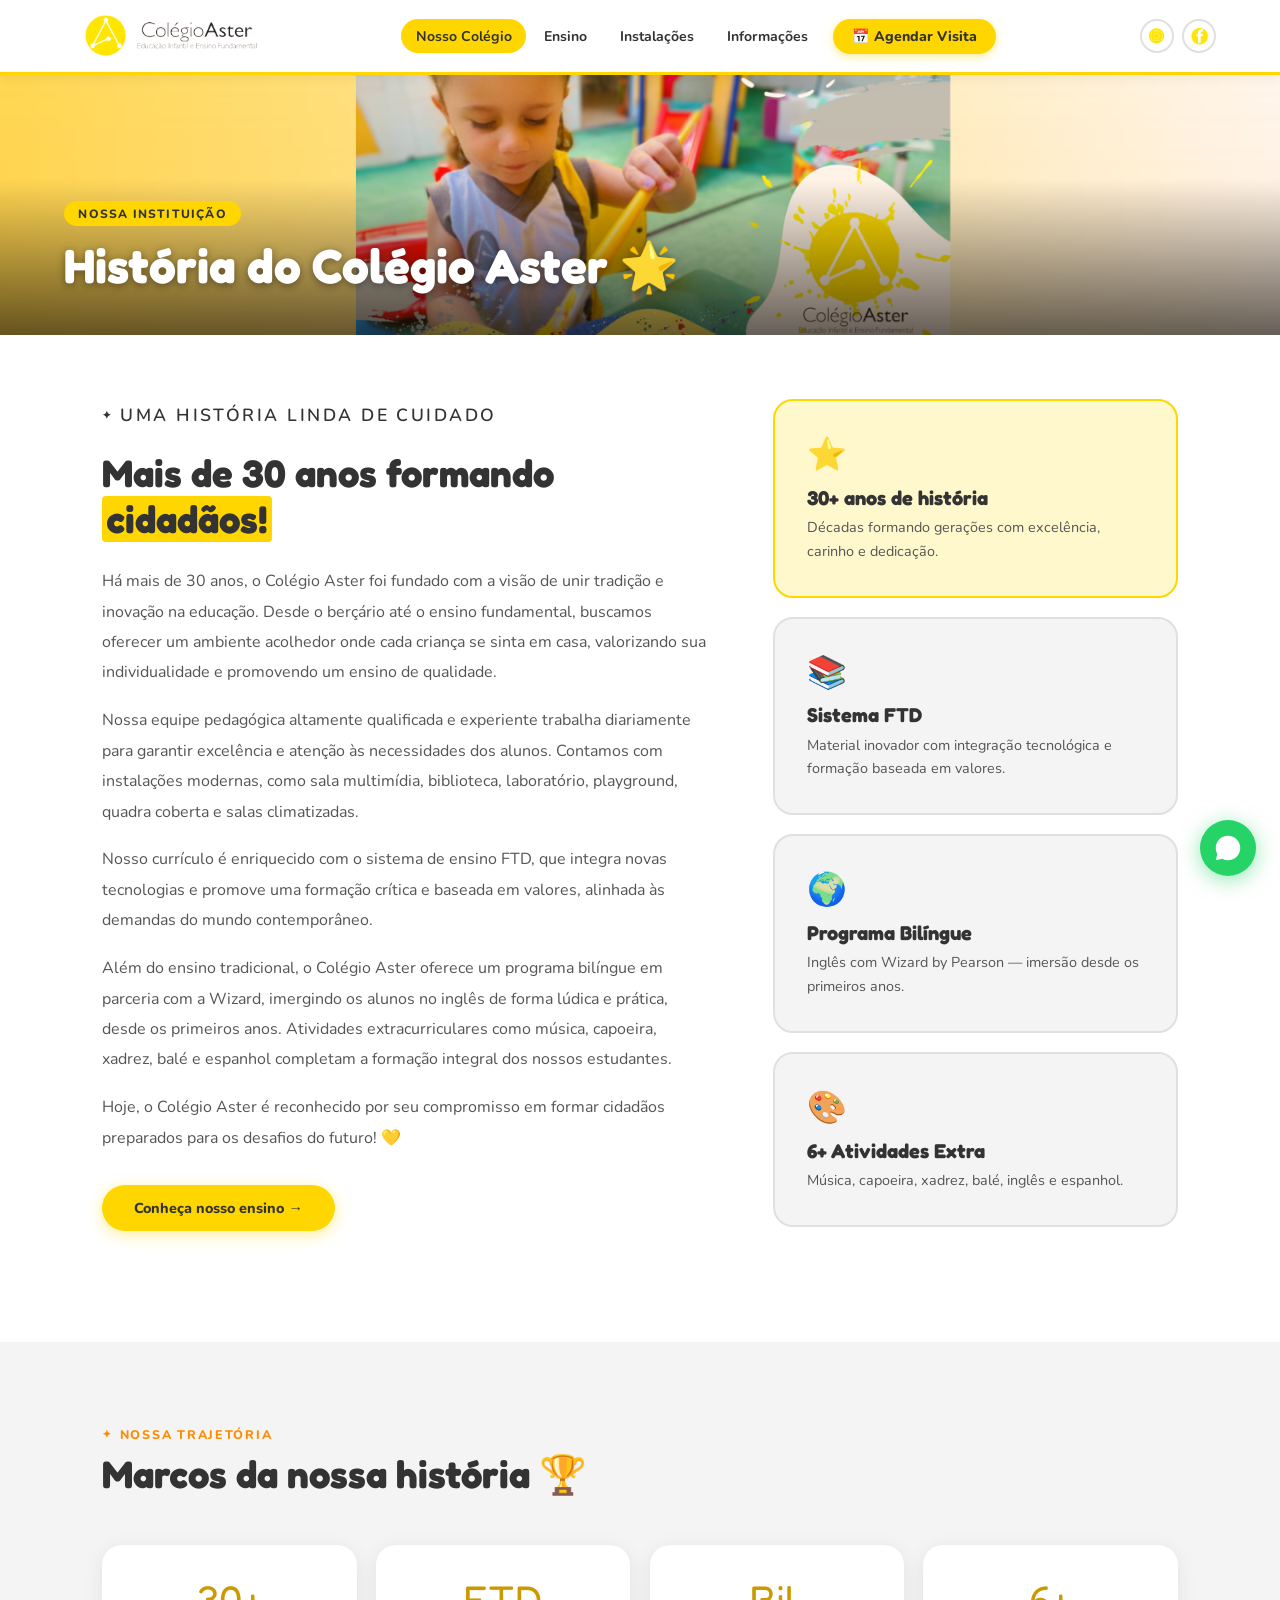
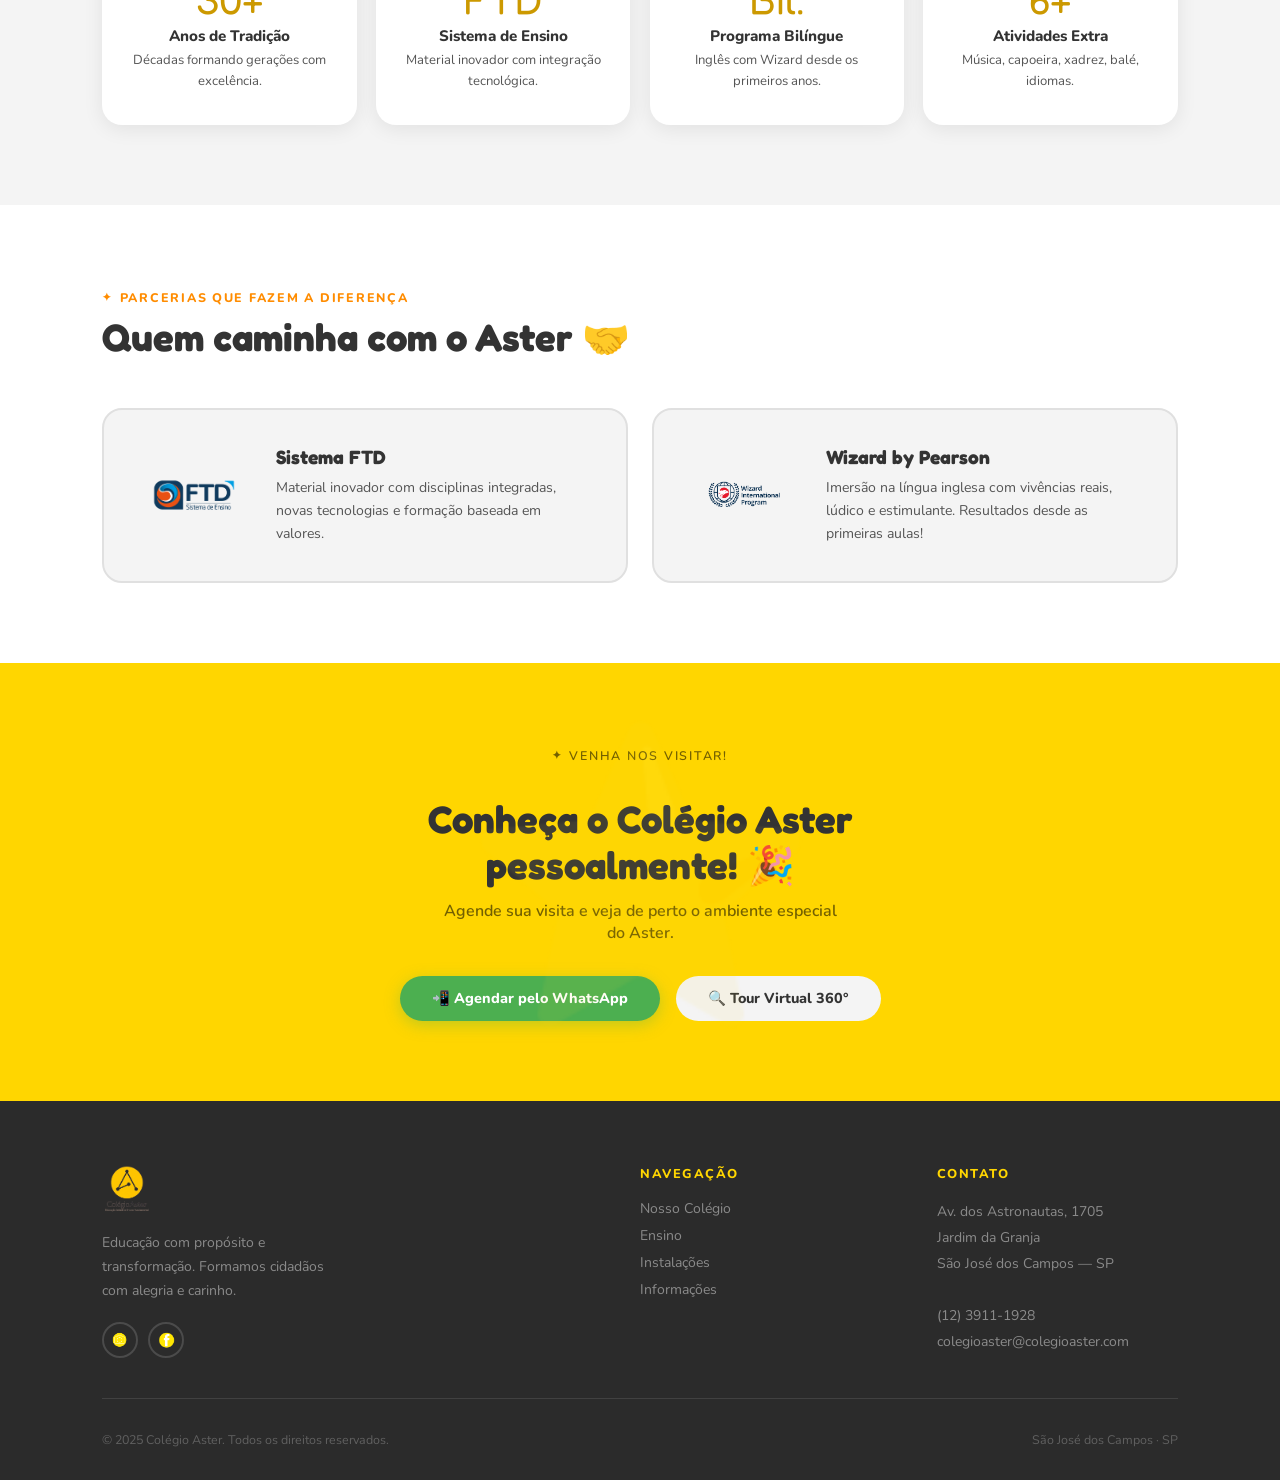
<file: nossocolegio.html>
<!DOCTYPE html>
<html lang="pt-BR">
<head>
<meta charset="UTF-8">
<meta name="viewport" content="width=device-width, initial-scale=1.0">
<title>Nossa História — Colégio Aster</title>
<link rel="shortcut icon" href="icoaster.ico" type="image/x-icon">
<link rel="preconnect" href="https://fonts.googleapis.com">
<link href="https://fonts.googleapis.com/css2?family=Nunito:wght@400;600;700;800;900&family=Fredoka+One&display=swap" rel="stylesheet">
<style>
:root{--am:#FFD600;--am2:#F0C000;--am3:#FFF8CC;--cin:#F4F4F4;--cin2:#E0E0E0;--cin3:#555;--vd:#4CAF50;--la:#FF8C00;--s1:0 4px 20px rgba(0,0,0,.08);--s2:0 8px 32px rgba(0,0,0,.12)}
*,*::before,*::after{box-sizing:border-box;margin:0;padding:0}
html{scroll-behavior:smooth}
body{font-family:"Nunito",sans-serif;background:#fff;color:#333;overflow-x:hidden}
img{display:block;max-width:100%}
a{text-decoration:none;color:inherit}
ul{list-style:none}
.site-header{position:sticky;top:0;z-index:200;background:#fff;border-bottom:3px solid var(--am);box-shadow:0 2px 12px rgba(0,0,0,.07)}
.site-nav{display:flex;align-items:center;justify-content:space-between;padding:0 5vw;height:72px}
.nav-logo img{height:52px;width:auto}
.nav-links{display:flex;align-items:center;gap:.25rem}
.nav-links a{font-family:"Nunito",sans-serif;font-weight:700;font-size:.88rem;color:#333;padding:.45rem .9rem;border-radius:50px;transition:background .2s,color .2s;white-space:nowrap}
.nav-links a:hover,.nav-links a.active{background:var(--am);color:#333}
.nav-cta{background:var(--am)!important;color:#333!important;font-weight:800!important;padding:.5rem 1.2rem!important;border-radius:50px!important;box-shadow:0 3px 10px rgba(255,214,0,.4);margin-left:.4rem}
.nav-socials{display:flex;gap:.5rem;margin-left:.5rem}
.nav-socials a{width:34px;height:34px;border:2px solid var(--cin2);border-radius:50%;display:flex;align-items:center;justify-content:center;transition:border-color .2s;flex-shrink:0}
.nav-socials a img{width:20px;height:20px;object-fit:contain}
.nav-socials a:hover{border-color:var(--am);background:var(--am3)}
.nav-toggle{display:none;flex-direction:column;gap:5px;background:none;border:none;cursor:pointer;padding:4px}
.nav-toggle span{display:block;width:24px;height:3px;background:#333;border-radius:3px}
.btn{display:inline-flex;align-items:center;gap:.5rem;font-family:"Nunito",sans-serif;font-weight:800;font-size:.9rem;text-decoration:none;padding:.8rem 2rem;border-radius:50px;border:none;cursor:pointer;transition:transform .2s,box-shadow .2s,background .2s}
.btn:hover{transform:translateY(-2px)}
.btn-yellow{background:var(--am);color:#333;box-shadow:0 4px 16px rgba(255,214,0,.4)}
.btn-yellow:hover{background:var(--am2)}
.btn-green{background:var(--vd);color:#fff;box-shadow:0 4px 16px rgba(76,175,80,.35)}
.btn-green:hover{background:#43A047}
.btn-gray{background:var(--cin);color:#333}
.page-hero{position:relative;overflow:hidden;width:100%;min-height:260px;display:flex;align-items:flex-end}
.page-hero img.hero-bg-img{position:absolute;inset:0;width:100%;height:100%;object-fit:cover}
.page-hero-overlay{position:absolute;inset:0;background:linear-gradient(to top,rgba(0,0,0,.6) 0%,transparent 60%)}
.page-hero-content{position:relative;z-index:2;padding:2.5rem 5vw}
.page-hero-content h1{font-family:"Fredoka One",cursive;font-size:clamp(2rem,4vw,3rem);color:#fff;text-shadow:0 2px 8px rgba(0,0,0,.4)}
.page-hero-badge{display:inline-block;background:var(--am);color:#333;font-size:.75rem;font-weight:800;letter-spacing:.1em;text-transform:uppercase;padding:.3rem .9rem;border-radius:50px;margin-bottom:.6rem}
.sec-label{display:inline-flex;align-items:center;gap:.4rem;font-size:.78rem;font-weight:800;letter-spacing:.14em;text-transform:uppercase;color:var(--la);margin-bottom:.5rem}
.sec-label::before{content:"✦";font-size:.7rem}
.sec-title{font-family:"Fredoka One",cursive;font-size:clamp(1.8rem,3vw,2.8rem);color:#333;line-height:1.2;margin-bottom:.75rem}
.sec-desc{font-size:1rem;line-height:1.75;color:#555;max-width:580px}
.stripe{display:inline;background:var(--am);padding:0 4px;border-radius:4px}
.aside-cta{background:var(--am);padding:5rem 8vw;text-align:center;position:relative;overflow:hidden}
.aside-cta::before{content:"⭐";font-size:18rem;position:absolute;top:50%;left:50%;transform:translate(-50%,-50%);opacity:.07;pointer-events:none}
.aside-cta .sec-title{color:#333;margin:0 auto .75rem;max-width:500px}
.aside-cta p{color:rgba(0,0,0,.55);margin:0 auto 2rem;max-width:400px;font-weight:600}
.cta-acts{display:flex;gap:1rem;justify-content:center;flex-wrap:wrap}
.site-footer{background:#2B2B2B;padding:4rem 8vw 2rem}
.footer-grid{display:grid;grid-template-columns:2fr 1fr 1fr;gap:3.5rem;padding-bottom:2.5rem;border-bottom:1px solid rgba(255,255,255,.1);margin-bottom:2rem}
.footer-logo img{height:50px;width:auto;margin-bottom:1rem}
.footer-tagline{font-size:.875rem;line-height:1.7;color:rgba(255,255,255,.45);max-width:240px}
.fsocs{display:flex;gap:.6rem;margin-top:1.2rem}
.fsocs a{width:36px;height:36px;border:2px solid rgba(255,255,255,.15);border-radius:50%;display:flex;align-items:center;justify-content:center;transition:border-color .2s,background .2s}
.fsocs a img{width:18px;height:18px;object-fit:contain}
.fsocs a:hover{border-color:var(--am)}
.fct{font-size:.8rem;font-weight:800;letter-spacing:.12em;text-transform:uppercase;color:var(--am);margin-bottom:1rem}
.fnl{display:flex;flex-direction:column;gap:.5rem}
.fnl a{color:rgba(255,255,255,.45);font-size:.875rem;transition:color .2s}
.fnl a:hover{color:#fff}
.fadd{font-size:.875rem;line-height:1.85;color:rgba(255,255,255,.45);font-style:normal}
.fadd a{color:rgba(255,255,255,.45);transition:color .2s}
.fadd a:hover{color:#fff}
.fbot{display:flex;justify-content:space-between;align-items:center;flex-wrap:wrap;gap:.5rem}
.fcpy{font-size:.78rem;color:rgba(255,255,255,.25)}
.wa-float{position:fixed;bottom:1.5rem;right:1.5rem;z-index:300;width:56px;height:56px;background:#25D366;border-radius:50%;display:flex;align-items:center;justify-content:center;box-shadow:0 4px 20px rgba(37,211,102,.5);transition:transform .25s;text-decoration:none}
.wa-float:hover{transform:scale(1.1)}
/* Page specific */
.hist-body{padding:4rem 8vw 6rem}
.hist-layout{display:grid;grid-template-columns:3fr 2fr;gap:4rem;align-items:start}
.hist-text p{font-size:1rem;line-height:1.9;color:#555;margin-bottom:1.1rem}
.hist-text p:first-of-type{font-size:1.1rem;color:#333;font-weight:600}
.hist-sidebar{position:sticky;top:90px}
.info-card{background:var(--cin);border-radius:20px;padding:2rem;border:2px solid var(--cin2);margin-bottom:1.2rem;transition:border-color .25s}
.info-card:hover{border-color:var(--am)}
.info-card.yc{background:var(--am3);border-color:var(--am)}
.ici{font-size:2rem;margin-bottom:.6rem}
.ict{font-family:"Fredoka One",cursive;font-size:1.25rem;color:#333;margin-bottom:.4rem}
.icd{font-size:.9rem;color:#555;line-height:1.65}
.marcos-sec{background:var(--cin);padding:5rem 8vw}
.marcos-grid{display:grid;grid-template-columns:repeat(4,1fr);gap:1.2rem;margin-top:3rem}
.marco-card{background:#fff;border-radius:20px;padding:2rem 1.5rem;text-align:center;box-shadow:var(--s1);border:2px solid transparent;transition:border-color .2s,transform .2s}
.marco-card:hover{border-color:var(--am);transform:translateY(-4px)}
.mnum{font-family:"Fredoka One",cursive;font-size:2.5rem;color:#CC9900;line-height:1;margin-bottom:.4rem}
.mtit{font-weight:800;font-size:.95rem;color:#333;margin-bottom:.3rem}
.mdsc{font-size:.82rem;color:#555;line-height:1.55}
.parc-sec{padding:5rem 8vw;background:#fff}
.parc-grid{display:grid;grid-template-columns:1fr 1fr;gap:1.5rem;margin-top:3rem}
.parc-card{background:var(--cin);border-radius:20px;padding:2.2rem 2.5rem;border:2px solid var(--cin2);display:flex;gap:2rem;align-items:center;transition:border-color .25s,box-shadow .25s}
.parc-card:hover{border-color:var(--am);box-shadow:var(--s2)}
.parc-logo{width:100px;flex-shrink:0;display:flex;align-items:center;justify-content:center}
.parc-logo img{max-width:100%;max-height:60px;object-fit:contain}
.parc-name{font-family:"Fredoka One",cursive;font-size:1.2rem;color:#333;margin-bottom:.4rem}
.parc-desc{font-size:.88rem;color:#555;line-height:1.65}
@media(max-width:900px){
  .nav-links{display:none}.nav-socials{display:none}.nav-toggle{display:flex}
  .footer-grid{grid-template-columns:1fr;gap:2rem}
  .hist-layout{grid-template-columns:1fr}
  .hist-sidebar{display:none}
  .marcos-grid{grid-template-columns:1fr 1fr}
  .parc-grid{grid-template-columns:1fr}
  .parc-card{flex-direction:column;gap:1rem}
}
.nav-links.open{display:flex;flex-direction:column;position:fixed;top:72px;left:0;right:0;background:#fff;padding:1.5rem 5vw 2rem;gap:.3rem;border-top:3px solid var(--am);box-shadow:0 8px 24px rgba(0,0,0,.1);z-index:199}
.nav-links.open a{padding:.7rem 1rem;font-size:1rem}
</style>
</head>
<body>
<header class="site-header">
  <nav class="site-nav">
    <a href="index.html" class="nav-logo"><img src="imagens/logo png.png" alt="Colégio Aster"></a>
    <div class="nav-links" id="navLinks">
      <a href="nossocolegio.html" class="active">Nosso Colégio</a>
      <a href="ensino.html">Ensino</a>
      <a href="instalacoes.html">Instalações</a>
      <a href="informacoes.html">Informações</a>
      <a href="https://wa.me/5512981583327" class="nav-cta">📅 Agendar Visita</a>
    </div>
    <div class="nav-socials">
      <a href="https://www.instagram.com/colegioaster/" target="_blank"><img src="imagens/instalogo.png" alt="Instagram"></a>
      <a href="https://www.facebook.com/colegioaster/" target="_blank"><img src="imagens/facelogo.png" alt="Facebook"></a>
    </div>
    <button class="nav-toggle" id="navToggle"><span></span><span></span><span></span></button>
  </nav>
</header>

<div class="page-hero">
  <img src="imagens/Nossa historiacapa (2).png" alt="Nossa História" class="hero-bg-img">
  <div class="page-hero-overlay"></div>
  <div class="page-hero-content">
    <div class="page-hero-badge">Nossa Instituição</div>
    <h1>História do Colégio Aster 🌟</h1>
  </div>
</div>

<main>
  <div class="hist-body">
    <div class="hist-layout">
      <div class="hist-text">
        <p class="sec-label">Uma história linda de cuidado</p>
        <h2 class="sec-title" style="margin-bottom:1.5rem">Mais de 30 anos formando <span class="stripe">cidadãos!</span></h2>
        <p>Há mais de 30 anos, o Colégio Aster foi fundado com a visão de unir tradição e inovação na educação. Desde o berçário até o ensino fundamental, buscamos oferecer um ambiente acolhedor onde cada criança se sinta em casa, valorizando sua individualidade e promovendo um ensino de qualidade.</p>
        <p>Nossa equipe pedagógica altamente qualificada e experiente trabalha diariamente para garantir excelência e atenção às necessidades dos alunos. Contamos com instalações modernas, como sala multimídia, biblioteca, laboratório, playground, quadra coberta e salas climatizadas.</p>
        <p>Nosso currículo é enriquecido com o sistema de ensino FTD, que integra novas tecnologias e promove uma formação crítica e baseada em valores, alinhada às demandas do mundo contemporâneo.</p>
        <p>Além do ensino tradicional, o Colégio Aster oferece um programa bilíngue em parceria com a Wizard, imergindo os alunos no inglês de forma lúdica e prática, desde os primeiros anos. Atividades extracurriculares como música, capoeira, xadrez, balé e espanhol completam a formação integral dos nossos estudantes.</p>
        <p>Hoje, o Colégio Aster é reconhecido por seu compromisso em formar cidadãos preparados para os desafios do futuro! 💛</p>
        <div style="margin-top:2rem"><a href="ensino.html" class="btn btn-yellow">Conheça nosso ensino →</a></div>
      </div>
      <div class="hist-sidebar">
        <div class="info-card yc"><div class="ici">⭐</div><h3 class="ict">30+ anos de história</h3><p class="icd">Décadas formando gerações com excelência, carinho e dedicação.</p></div>
        <div class="info-card"><div class="ici">📚</div><h3 class="ict">Sistema FTD</h3><p class="icd">Material inovador com integração tecnológica e formação baseada em valores.</p></div>
        <div class="info-card"><div class="ici">🌍</div><h3 class="ict">Programa Bilíngue</h3><p class="icd">Inglês com Wizard by Pearson — imersão desde os primeiros anos.</p></div>
        <div class="info-card"><div class="ici">🎨</div><h3 class="ict">6+ Atividades Extra</h3><p class="icd">Música, capoeira, xadrez, balé, inglês e espanhol.</p></div>
      </div>
    </div>
  </div>

  <div class="marcos-sec">
    <p class="sec-label">Nossa trajetória</p>
    <h2 class="sec-title">Marcos da nossa história 🏆</h2>
    <div class="marcos-grid">
      <div class="marco-card"><div class="mnum">30+</div><div class="mtit">Anos de Tradição</div><div class="mdsc">Décadas formando gerações com excelência.</div></div>
      <div class="marco-card"><div class="mnum">FTD</div><div class="mtit">Sistema de Ensino</div><div class="mdsc">Material inovador com integração tecnológica.</div></div>
      <div class="marco-card"><div class="mnum">Bil.</div><div class="mtit">Programa Bilíngue</div><div class="mdsc">Inglês com Wizard desde os primeiros anos.</div></div>
      <div class="marco-card"><div class="mnum">6+</div><div class="mtit">Atividades Extra</div><div class="mdsc">Música, capoeira, xadrez, balé, idiomas.</div></div>
    </div>
  </div>

  <div class="parc-sec">
    <p class="sec-label">Parcerias que fazem a diferença</p>
    <h2 class="sec-title">Quem caminha com o Aster 🤝</h2>
    <div class="parc-grid">
      <div class="parc-card">
        <div class="parc-logo"><img src="imagens/logoftdsistemaensino.png" alt="FTD"></div>
        <div><h3 class="parc-name">Sistema FTD</h3><p class="parc-desc">Material inovador com disciplinas integradas, novas tecnologias e formação baseada em valores.</p></div>
      </div>
      <div class="parc-card">
        <div class="parc-logo"><img src="imagens/wizard-logo.png" alt="Wizard"></div>
        <div><h3 class="parc-name">Wizard by Pearson</h3><p class="parc-desc">Imersão na língua inglesa com vivências reais, lúdico e estimulante. Resultados desde as primeiras aulas!</p></div>
      </div>
    </div>
  </div>
</main>

<aside class="aside-cta">
  <p class="sec-label" style="justify-content:center">Venha nos visitar!</p>
  <h2 class="sec-title">Conheça o Colégio Aster pessoalmente! 🎉</h2>
  <p>Agende sua visita e veja de perto o ambiente especial do Aster.</p>
  <div class="cta-acts">
    <a href="https://wa.me/5512981583327" class="btn btn-green">📲 Agendar pelo WhatsApp</a>
    <a href="https://tourmkr.com/F16bIq9imF/34188138p&16.07h&76.15t" class="btn btn-gray" target="_blank">🔍 Tour Virtual 360°</a>
  </div>
</aside>

<footer class="site-footer">
  <div class="footer-grid">
    <div>
      <div class="footer-logo"><img src="imagens/logo transparente.png" alt="Colégio Aster"></div>
      <p class="footer-tagline">Educação com propósito e transformação. Formamos cidadãos com alegria e carinho.</p>
      <div class="fsocs">
        <a href="https://www.instagram.com/colegioaster/" target="_blank"><img src="imagens/instalogo.png" alt="Instagram"></a>
        <a href="https://www.facebook.com/colegioaster/" target="_blank"><img src="imagens/facelogo.png" alt="Facebook"></a>
      </div>
    </div>
    <div>
      <p class="fct">Navegação</p>
      <div class="fnl"><a href="nossocolegio.html">Nosso Colégio</a><a href="ensino.html">Ensino</a><a href="instalacoes.html">Instalações</a><a href="informacoes.html">Informações</a></div>
    </div>
    <div>
      <p class="fct">Contato</p>
      <address class="fadd">Av. dos Astronautas, 1705<br>Jardim da Granja<br>São José dos Campos — SP<br><br><a href="tel:1239111928">(12) 3911-1928</a><br><a href="mailto:colegioaster@colegioaster.com">colegioaster@colegioaster.com</a></address>
    </div>
  </div>
  <div class="fbot"><p class="fcpy">© 2025 Colégio Aster. Todos os direitos reservados.</p><p class="fcpy">São José dos Campos · SP</p></div>
</footer>
<a class="wa-float" href="https://wa.me/5512981583327" target="_blank" aria-label="WhatsApp"><svg width="28" height="28" viewBox="0 0 32 32" fill="white"><path d="M16 2C8.27 2 2 8.27 2 16c0 2.44.66 4.74 1.8 6.73L2 30l7.5-1.77A13.92 13.92 0 0016 30c7.73 0 14-6.27 14-14S23.73 2 16 2zm6.29 18.87c-.34-.17-2.02-1-2.33-1.11-.31-.11-.54-.17-.76.17-.23.34-.87 1.1-1.06 1.33-.2.22-.39.25-.73.08-.34-.17-1.44-.53-2.74-1.69-1.01-.9-1.7-2.02-1.9-2.36-.2-.34-.02-.52.15-.69.15-.15.34-.39.51-.59.17-.2.22-.34.34-.57.11-.22.06-.42-.03-.59-.08-.17-.76-1.83-1.04-2.51-.27-.66-.55-.57-.76-.58h-.65c-.22 0-.57.08-.87.42-.3.34-1.14 1.11-1.14 2.72s1.17 3.15 1.33 3.37c.17.22 2.3 3.5 5.57 4.91.78.34 1.38.54 1.85.69.78.25 1.48.21 2.04.13.62-.09 1.9-.78 2.17-1.53.27-.75.27-1.4.19-1.53-.08-.14-.3-.22-.64-.39z"/></svg></a>
<script>document.getElementById('navToggle').addEventListener('click',()=>document.getElementById('navLinks').classList.toggle('open'));</script>
</body>
</html>
</file>
